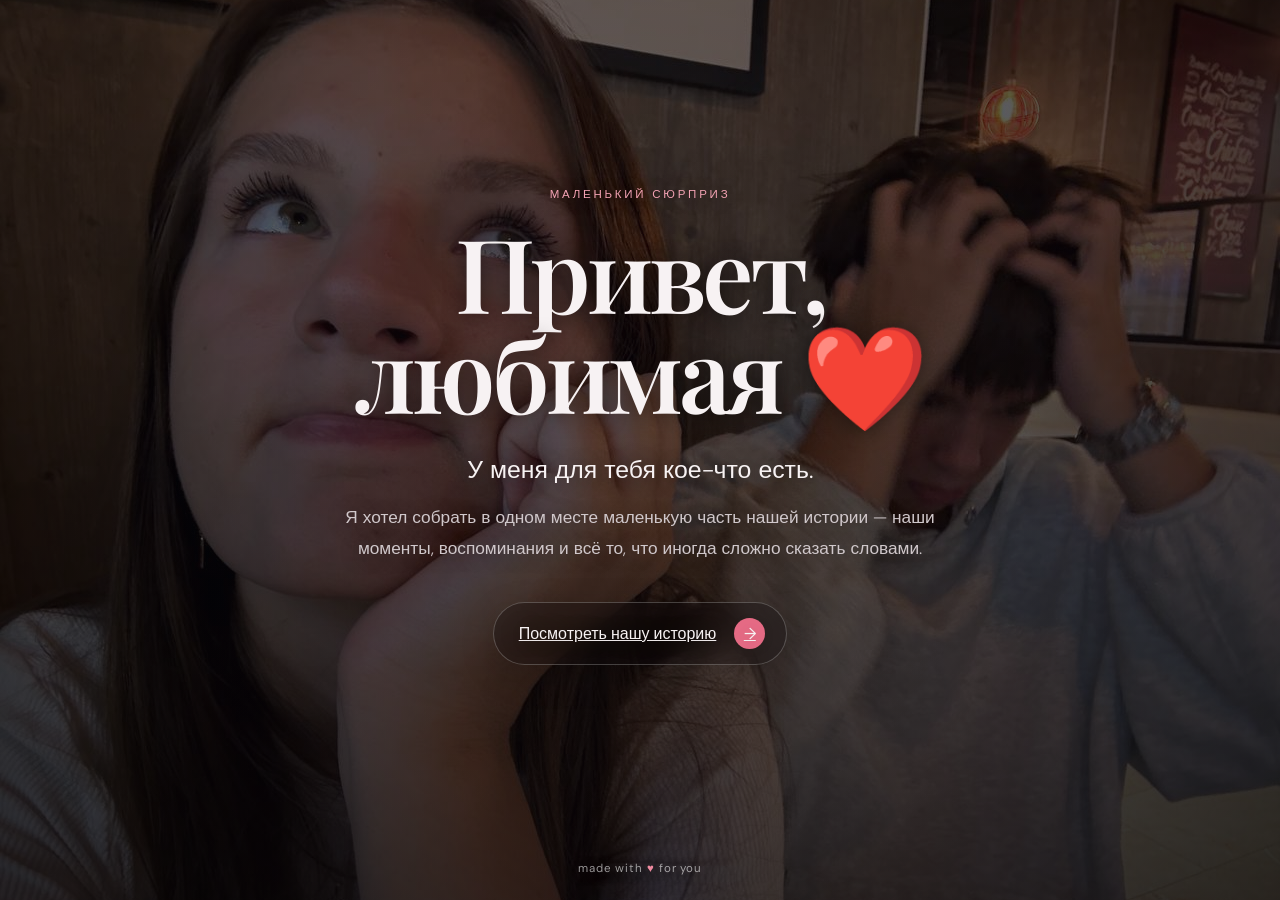
<file: index.html>
<!DOCTYPE html>
<html lang="ru">
<head>
  <meta charset="UTF-8" />
  <meta name="viewport" content="width=device-width, initial-scale=1.0" />
  <meta name="theme-color" content="#0a0a0f" />
  <title>Для тебя ❤️</title>
  <link rel="stylesheet" href="styles.css" />
</head>
<body>
  <!-- Vercel redeploy: publish love qualities list -->
  <main class="hero">
    <div class="glow glow-one"></div>
    <div class="glow glow-two"></div>

    <section class="intro-card" aria-labelledby="intro-title">
      <p class="eyebrow reveal reveal-1">маленький сюрприз</p>
      <h1 id="intro-title" class="reveal reveal-2">Привет, любимая <span aria-hidden="true">❤️</span></h1>
      <p class="lead reveal reveal-3">У меня для тебя кое-что есть.</p>
      <p class="text reveal reveal-4">
        Я хотел собрать в одном месте маленькую часть нашей истории —
        наши моменты, воспоминания и всё то, что иногда сложно сказать словами.
      </p>

      <a class="open-button reveal reveal-5" id="openStory" href="history.html">
        <span>Посмотреть нашу историю</span>
        <span class="arrow" aria-hidden="true">→</span>
      </a>
    </section>

    <p class="signature reveal reveal-6">made with <span aria-hidden="true">♥</span> for you</p>
  </main>

  <aside class="message-notification" id="newMessageNotification" hidden>
    <button class="message-notification-button" id="openMessage" type="button">
      <span class="message-notification-icon" aria-hidden="true">✉</span>
      <span>У вас новое сообщение</span>
    </button>
  </aside>

  <section class="message-modal" id="messageModal" role="dialog" aria-modal="true" aria-labelledby="messageTitle" hidden>
    <button class="message-backdrop" type="button" aria-label="Закрыть сообщение"></button>
    <article class="message-letter">
      <button class="message-close" id="closeMessage" type="button" aria-label="Закрыть сообщение">×</button>
      <p class="message-label">новое сообщение</p>
      <h2 id="messageTitle">Для тебя</h2>
      <div class="message-text">
        <p>Привет, ксюня. Я давно хотел сделать это обновление сайта, но никак не мог сесть за это сообщение. Эти два месяца стали худшими в моей жизни, я никогда не переживал подобное, но я пишу не жаловаться.</p>
        <p>Я говорил это уже много раз и скажу еще раз. Ты самое лучшее, что со мной случалось в этой жизни, ты сделала меня таким какой я есть. В начале наших отношений я мог не выражать все чувства, которые к тебе испытываю, но сейчас все по-другому, только благодаря тебе.</p>
        <p>Я каждый день ложусь спать с надеждой, что моя жизнь повернется обратно и мы вновь будем вместе. Вчера это надежда пропала. Я знаю, что никогда не смогу тебя отпустить и я этому рад.</p>
        <p>Прости меня за всю боль, которую я тебе причинил, мне очень стыдно, что я мог тебя когда-то обидеть. Я хочу перестать тебе звонить, солнышко. Ты станешь самой счастливой девочкой на свете и найдешь себе подходящего человека. Помни, что я всегда где-то рядом и ты можешь позвонить.</p>
        <p>Безумно сложно осознавать, что ты не со мной, хотя прошло уже 2 месяца, как будто все произошло вчера.</p>
        <p>Я люблю тебя, котенок мой) и очень по тебе скучаю. Ты навсегда останешься моей самой сильной любовью и самой родной девочкой.</p>
        <blockquote class="message-quote">
          <p>«Ты самая пиздатая из всех самых пиздатых»</p>
          <footer>— MORGENSHTERN</footer>
        </blockquote>
        <p class="message-signature">Твой любимый Антоша.</p>
      </div>
    </article>
  </section>

  <script src="script.js"></script>
</body>
</html>
</file>
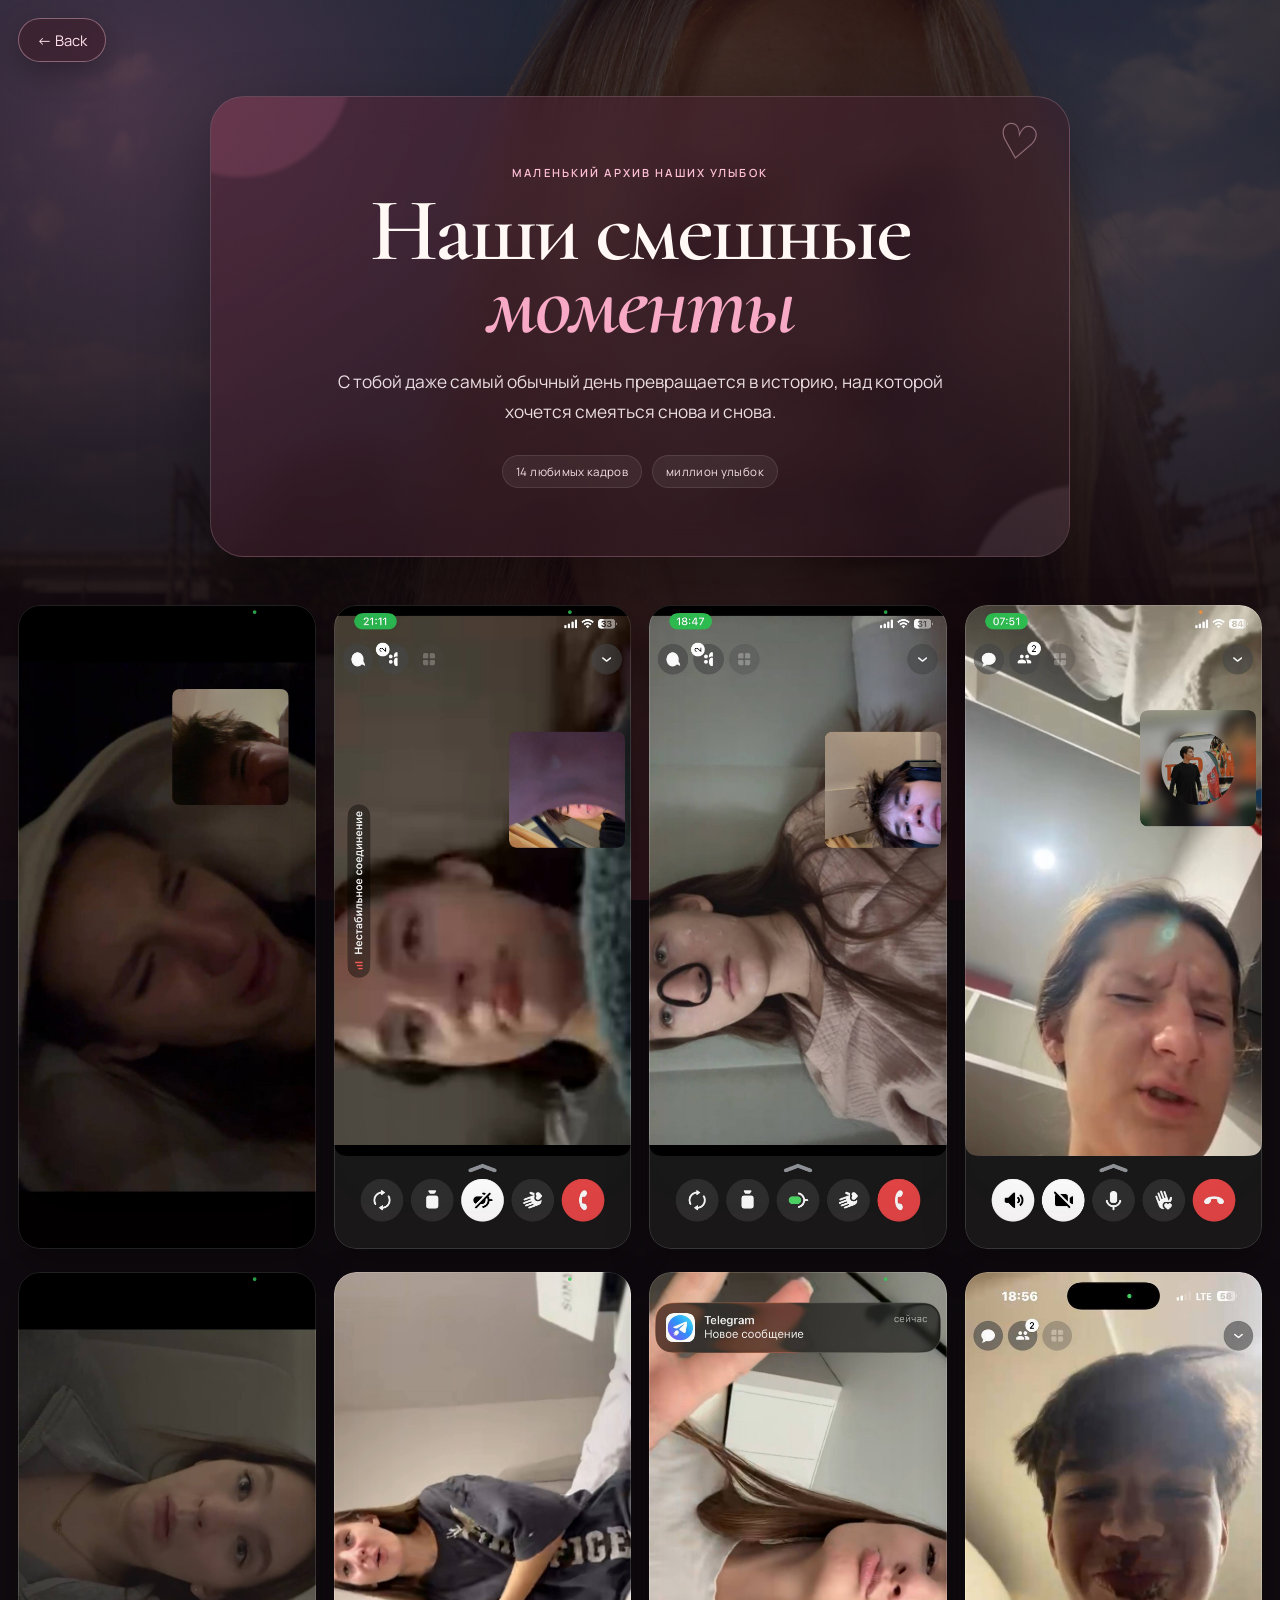
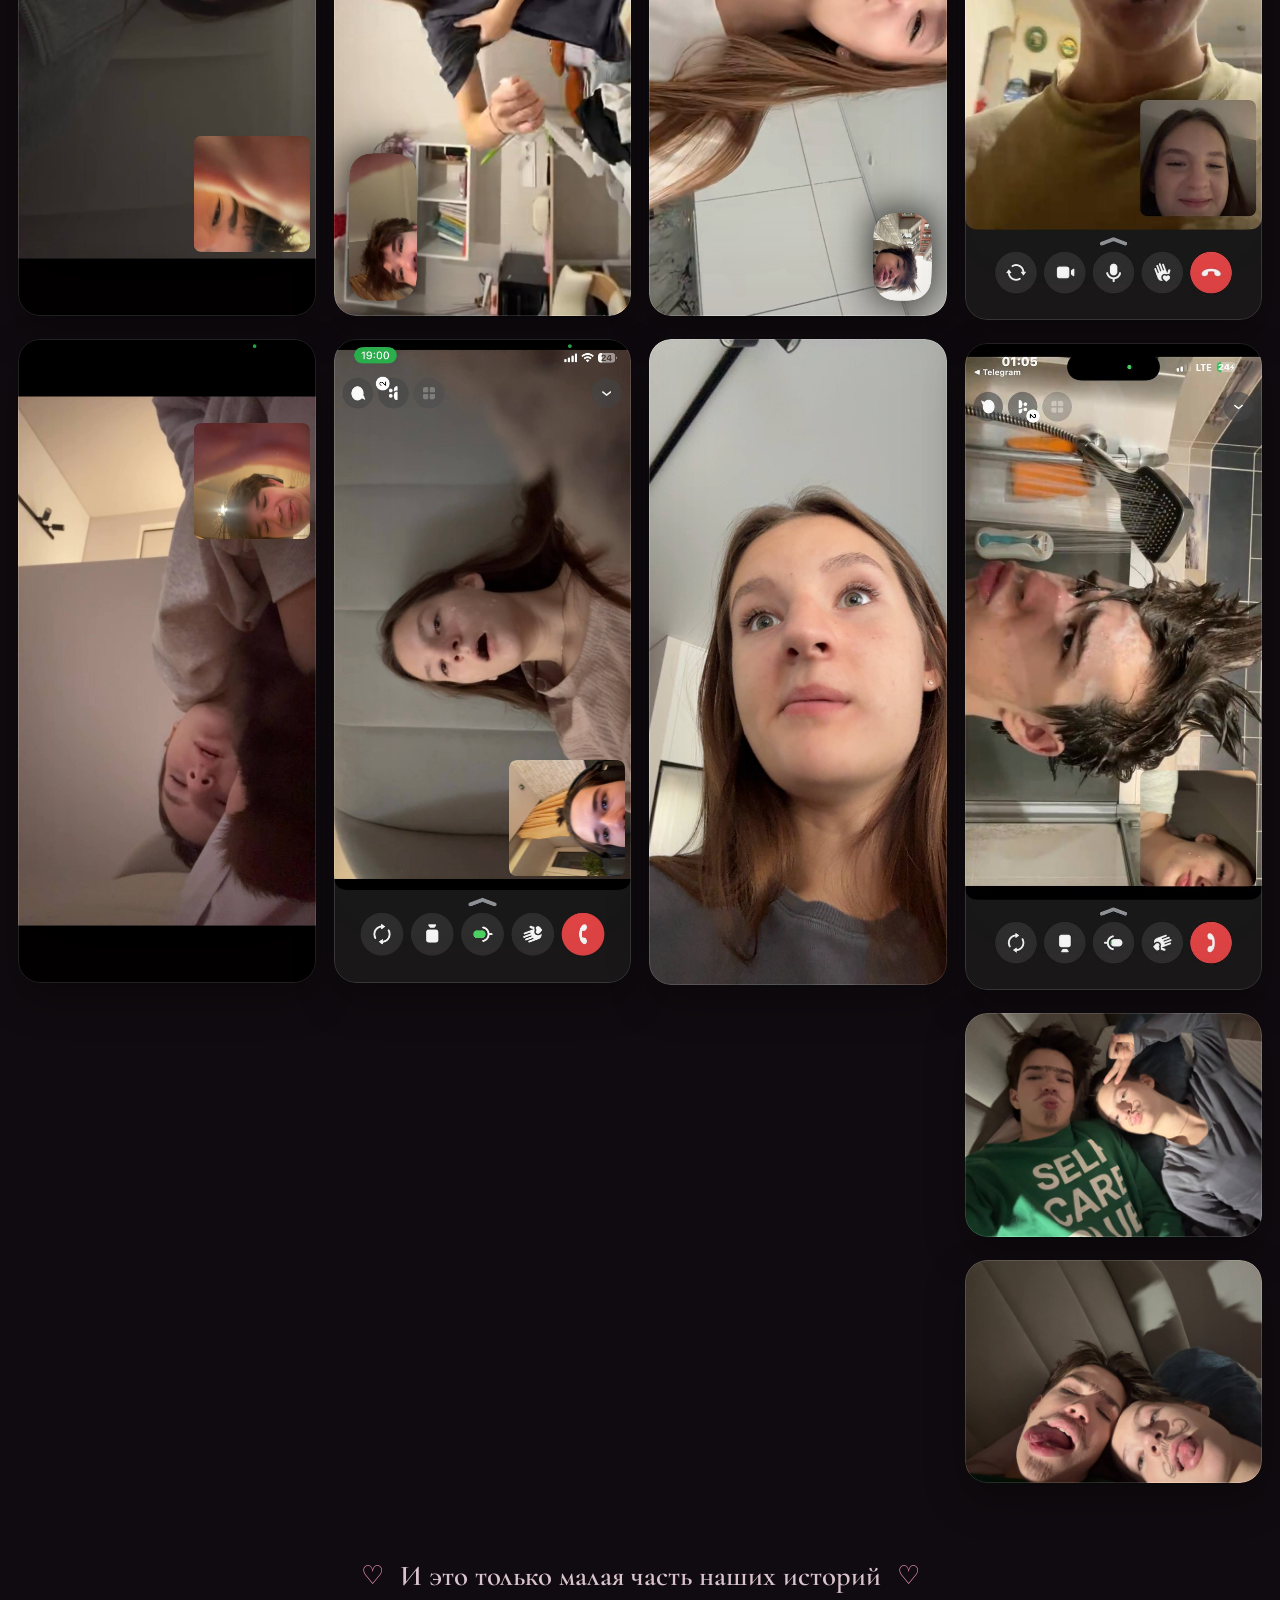
<file: funny.html>
<!DOCTYPE html>
<html lang="ru">
<head>
  <meta charset="UTF-8" />
  <meta name="viewport" content="width=device-width, initial-scale=1.0" />
  <title>Наши смешные моменты 😂</title>
  <link rel="stylesheet" href="funny.css" />
</head>
<body>
  <!-- Vercel redeploy: clean funny gallery -->
  <a class="back-button" href="history.html" aria-label="Вернуться к нашей истории">← Back</a>

  <main class="funny-page">
    <header class="hero">
      <span class="hero-heart" aria-hidden="true">♡</span>
      <p class="eyebrow">маленький архив наших улыбок</p>
      <h1>Наши смешные<br /><em>моменты</em></h1>
      <p class="hero-text">С тобой даже самый обычный день превращается в историю, над которой хочется смеяться снова и снова.</p>
      <div class="hero-tags" aria-label="О нашей галерее">
        <span>14 любимых кадров</span>
        <span>миллион улыбок</span>
      </div>
    </header>

    <section class="moments-grid" aria-label="Фотографии наших смешных моментов">
      <figure class="photo-card"><img src="S1.jpg" alt="Наш смешной момент 1" loading="lazy" /></figure>
      <figure class="photo-card"><img src="S2.jpg" alt="Наш смешной момент 2" loading="lazy" /></figure>

      <figure class="photo-card"><img src="S3.jpg" alt="Наш смешной момент 3" loading="lazy" /></figure>
      <figure class="photo-card"><img src="S4.jpg" alt="Наш смешной момент 4" loading="lazy" /></figure>

      <figure class="photo-card"><img src="S5.jpg" alt="Наш смешной момент 5" loading="lazy" /></figure>
      <figure class="photo-card"><img src="S6.jpg" alt="Наш смешной момент 6" loading="lazy" /></figure>

      <figure class="photo-card"><img src="S7.jpg" alt="Наш смешной момент 7" loading="lazy" /></figure>
      <figure class="photo-card"><img src="S8.jpg" alt="Наш смешной момент 8" loading="lazy" /></figure>

      <figure class="photo-card"><img src="S9.jpg" alt="Наш смешной момент 9" loading="lazy" /></figure>
      <figure class="photo-card"><img src="S10.jpg" alt="Наш смешной момент 10" loading="lazy" /></figure>

      <figure class="photo-card"><img src="S11.jpg" alt="Наш смешной момент 11" loading="lazy" /></figure>
      <figure class="photo-card"><img src="S12.jpg" alt="Наш смешной момент 12" loading="lazy" /></figure>

      <figure class="photo-card"><img src="S13.jpg" alt="Наш смешной момент 13" loading="lazy" /></figure>
      <figure class="photo-card"><img src="S14.jpg" alt="Наш смешной момент 14" loading="lazy" /></figure>
    </section>

    <footer class="gallery-footer">
      <span aria-hidden="true">♡</span>
      <p>И это только малая часть наших историй</p>
      <span aria-hidden="true">♡</span>
    </footer>
  </main>
</body>
</html>
</file>
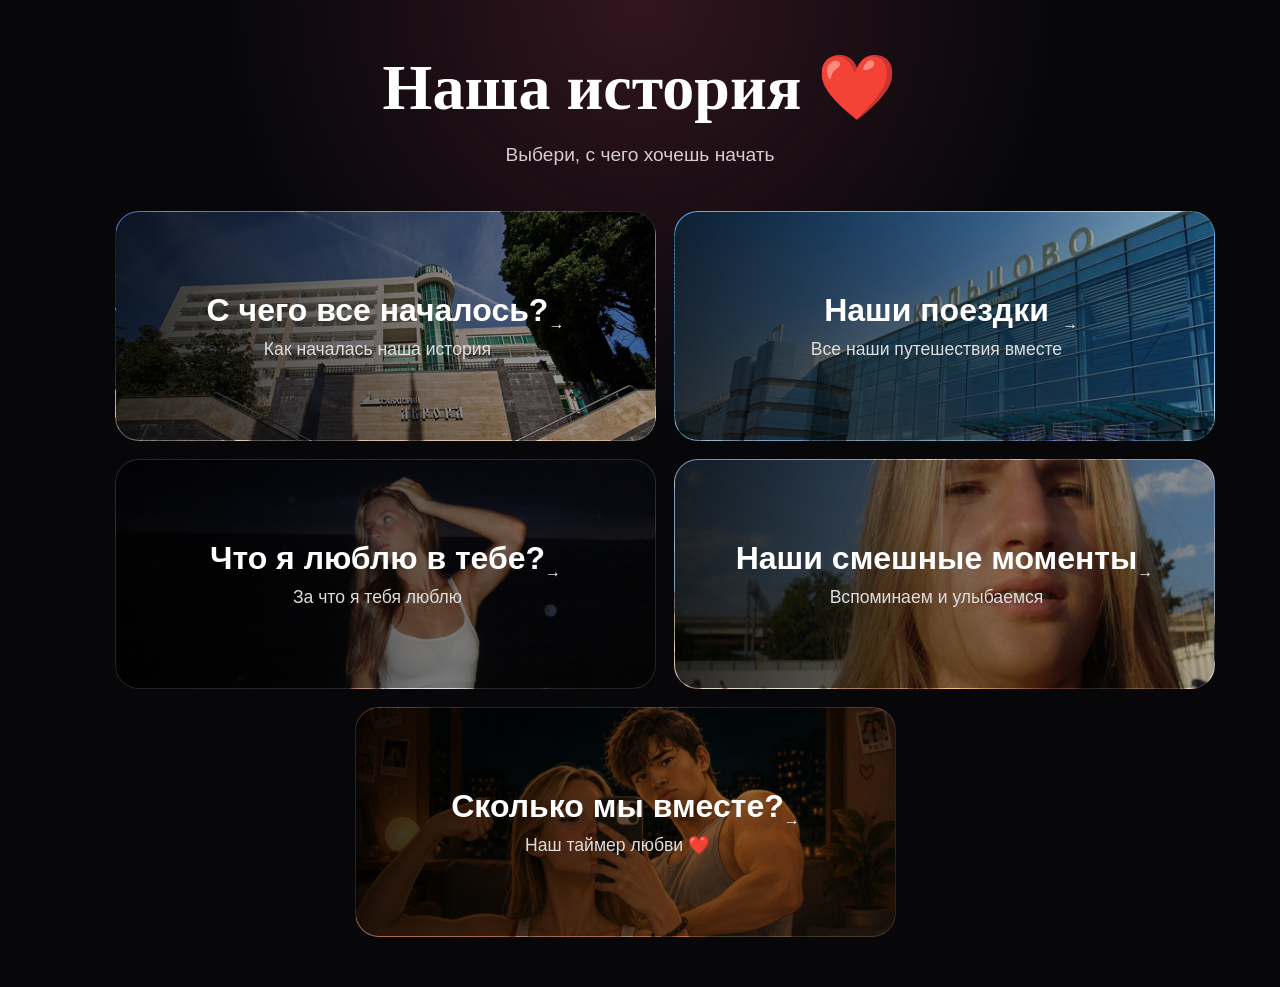
<file: history.html>
<!DOCTYPE html>
<html lang="ru">
<head>
  <meta charset="UTF-8" />
  <meta name="viewport" content="width=device-width, initial-scale=1.0" />
  <title>Наша история ❤️</title>
  <link rel="stylesheet" href="history.css" />
</head>
<body>
  <!-- Vercel redeploy: clean funny gallery -->
  <main class="page">
    <header>
      <h1>Наша история ❤️</h1>
      <p>Выбери, с чего хочешь начать</p>
    </header>

    <section class="cards">
      <a class="story-card start" href="start.html"><div><h2>С чего все началось?</h2><span>Как началась наша история</span></div><b>→</b></a>
      <a class="story-card trips" href="trips.html"><div><h2>Наши поездки</h2><span>Все наши путешествия вместе</span></div><b>→</b></a>
      <a class="story-card love" href="love.html"><div><h2>Что я люблю в тебе?</h2><span>За что я тебя люблю</span></div><b>→</b></a>
      <a class="story-card funny" href="funny.html"><div><h2>Наши смешные моменты</h2><span>Вспоминаем и улыбаемся</span></div><b>→</b></a>
      <a class="story-card timer" href="timer.html"><div><h2>Сколько мы вместе?</h2><span>Наш таймер любви ❤️</span></div><b>→</b></a>
    </section>
  </main>
</body>
</html>
</file>
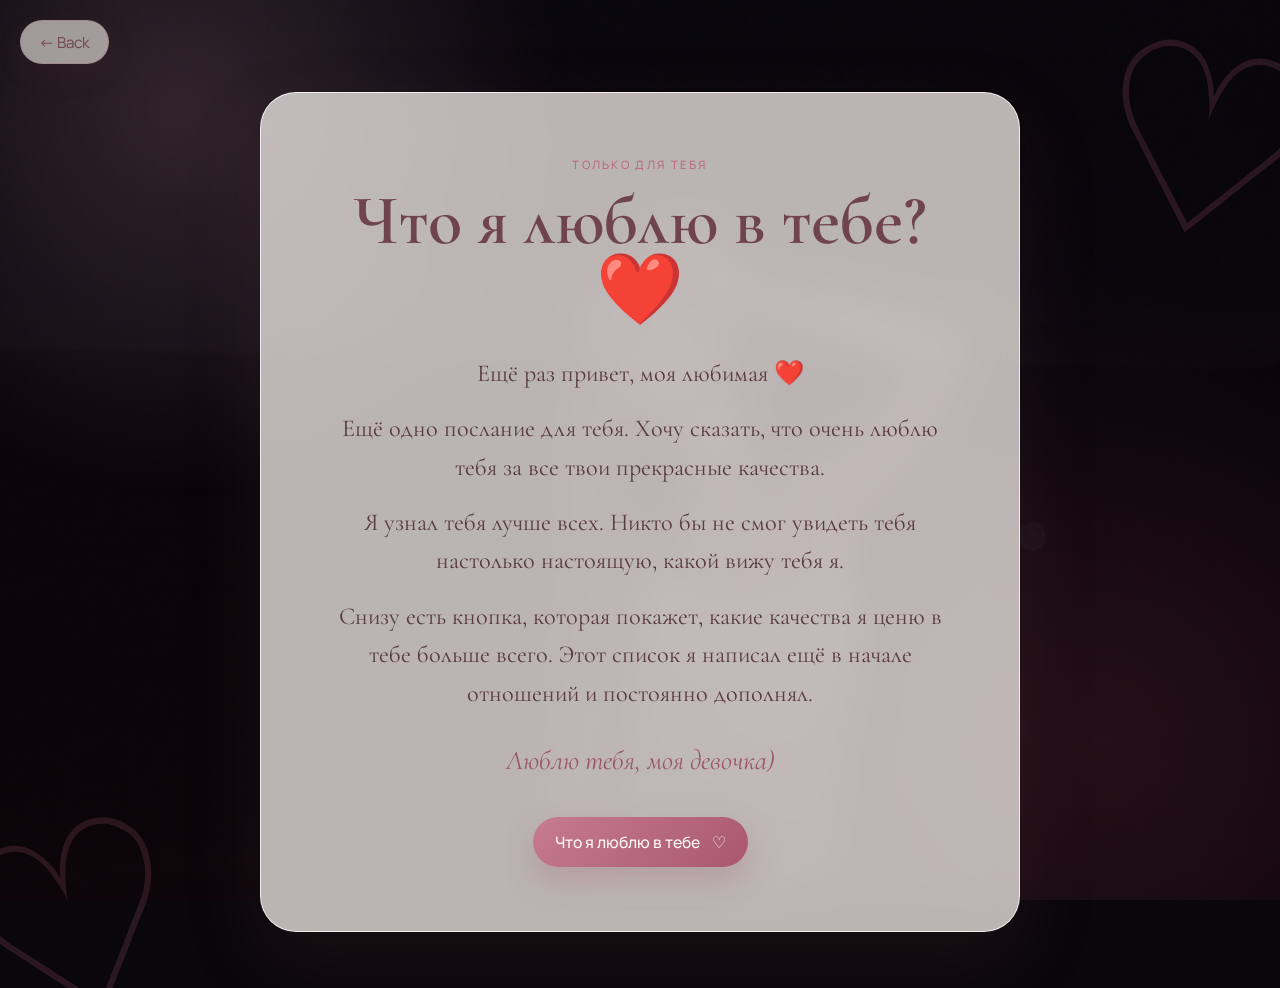
<file: love.html>
<!DOCTYPE html>
<html lang="ru">
<head>
  <meta charset="UTF-8" />
  <meta name="viewport" content="width=device-width, initial-scale=1.0" />
  <meta name="theme-color" content="#f5dfdc" />
  <title>Что я люблю в тебе? ❤️</title>
  <link rel="stylesheet" href="love.css" />
</head>
<body>
  <!-- Vercel redeploy: complete qualities list -->
  <a class="back-button" href="history.html" aria-label="Вернуться к нашей истории">← Back</a>

  <main class="love-page">
    <span class="decoration decoration-one" aria-hidden="true">♡</span>
    <span class="decoration decoration-two" aria-hidden="true">♡</span>

    <article class="message-card">
      <p class="eyebrow">только для тебя</p>
      <h1>Что я люблю в тебе? ❤️</h1>

      <div class="message">
        <p>Ещё раз привет, моя любимая ❤️</p>
        <p>Ещё одно послание для тебя. Хочу сказать, что очень люблю тебя за все твои прекрасные качества.</p>
        <p>Я узнал тебя лучше всех. Никто бы не смог увидеть тебя настолько настоящую, какой вижу тебя я.</p>
        <p>Снизу есть кнопка, которая покажет, какие качества я ценю в тебе больше всего. Этот список я написал ещё в начале отношений и постоянно дополнял.</p>
        <p class="signature">Люблю тебя, моя девочка)</p>
      </div>

      <button class="qualities-button" type="button" aria-expanded="false" aria-controls="qualities">
        <span>Что я люблю в тебе</span>
        <span aria-hidden="true">♡</span>
      </button>

      <section class="qualities" id="qualities" aria-hidden="true">
        <ul>
          <li>Любимая</li>
          <li>Красивая</li>
          <li>Добрая</li>
          <li>Заботливая</li>
          <li>Доброжелательная</li>
          <li>Образованная</li>
          <li>Воспитанная</li>
          <li>Спортивная</li>
          <li>Целеустремлённая</li>
          <li>Ответственная</li>
          <li>Милая</li>
          <li>Разговорчивая</li>
          <li>Чуток абьюзивная</li>
          <li>Желанная</li>
          <li>Скромная</li>
          <li class="favorite">И вообще-то самая-самая любимая моя девочка</li>
          <li>Смешная</li>
          <li>Открытая</li>
          <li>Машина</li>
          <li>Злюка</li>
          <li>Обидчивая</li>
          <li>Тактильная</li>
          <li>С невероятно красивыми глазками</li>
          <li>Родная моя</li>
          <li>Честная (надеюсь)</li>
          <li>Верная</li>
          <li>Собственница</li>
        </ul>
      </section>
    </article>
  </main>

  <script src="love.js"></script>
</body>
</html>
</file>
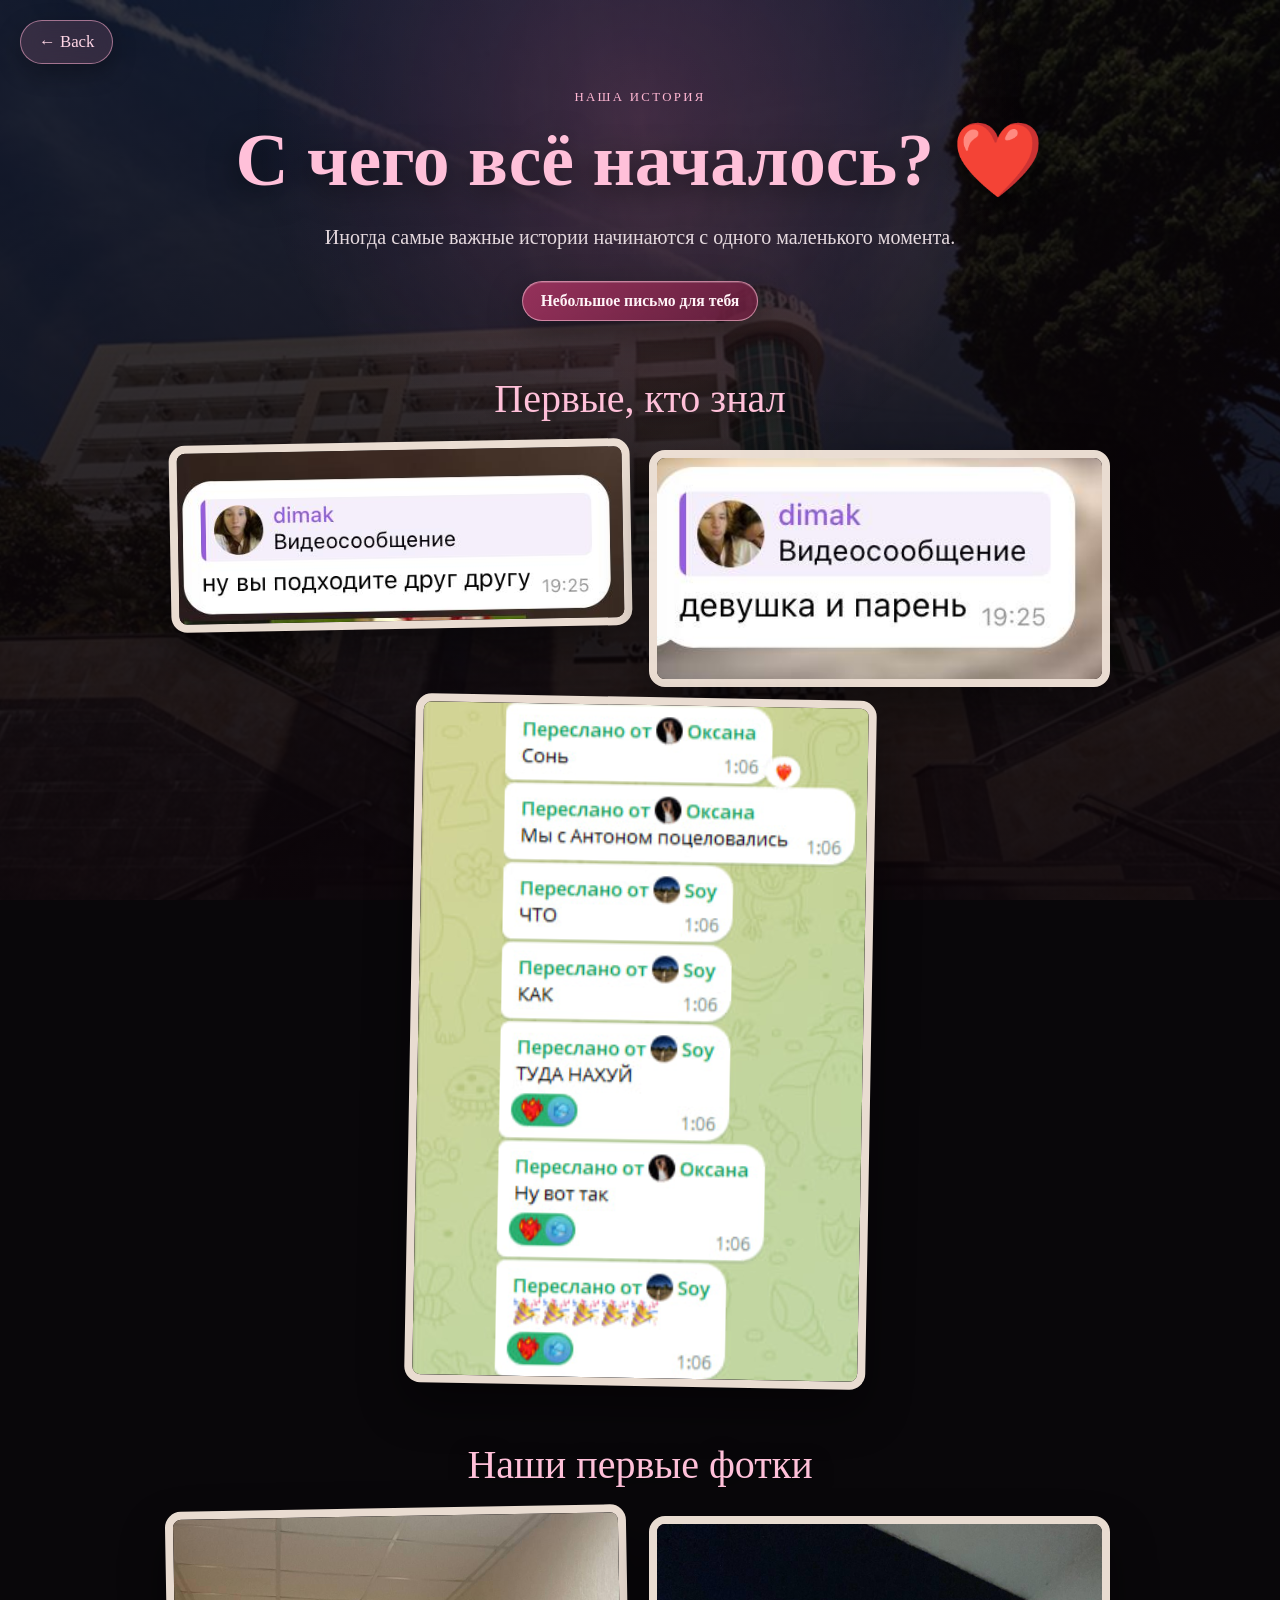
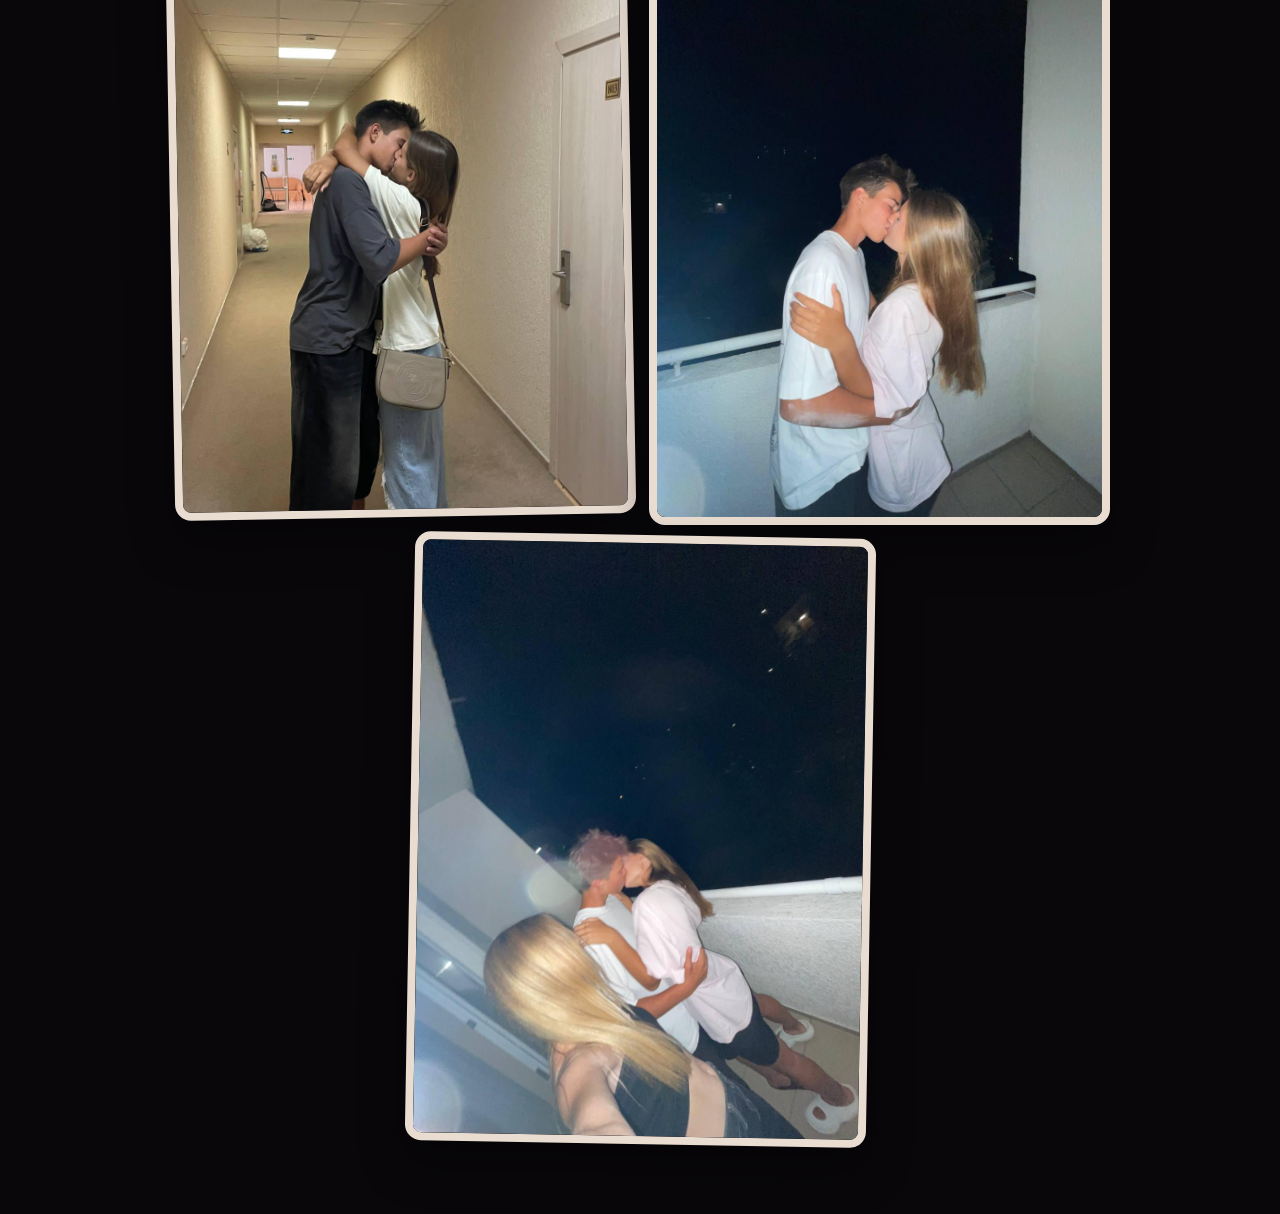
<file: start.html>
<!DOCTYPE html>
<html lang="ru">
<head>
  <meta charset="UTF-8" />
  <meta name="viewport" content="width=device-width, initial-scale=1.0" />
  <title>С чего всё началось? ❤️</title>
  <link rel="stylesheet" href="start.css" />
</head>
<body>
  <!-- Vercel redeploy: our first photos gallery -->
  <a class="back-button" href="history.html" aria-label="Вернуться к нашей истории">← Back</a>

  <main class="start-page">
    <header class="intro">
      <p class="eyebrow">Наша история</p>
      <h1>С чего всё началось? ❤️</h1>
      <p class="subtitle">Иногда самые важные истории начинаются с одного маленького момента.</p>
    </header>

    <button class="letter-button" type="button" aria-expanded="false" aria-controls="letter-book">
      Небольшое письмо для тебя
    </button>

    <section class="book" id="letter-book" aria-hidden="true" aria-label="Небольшое письмо для тебя">
      <div class="book-page book-cover">
        <span class="heart" aria-hidden="true">♡</span>
        <p>Для моего<br />солнышка</p>
        <small>открой эту страницу сердцем</small>
      </div>

      <article class="book-page letter-page">
        <p class="greeting">Привет, солнышко.</p>
        <p>Это небольшое послание для тебя. Мы с тобой вместе уже два года, и я хочу, чтобы ты знала: <strong>«Я тебя люблю».</strong></p>
        <p>Здесь ты найдёшь всё, с чего начинались наши прекрасные отношения. Я рад, что в этом году мы опять были в месте, в котором всё начиналось.</p>
        <p>Люблю тебя, мой пупс ❤️</p>
        <p class="signature">Мечтаю быть с тобой всегда</p>
      </article>
    </section>

    <section class="first-knowers" aria-labelledby="first-knowers-title">
      <h2 id="first-knowers-title">Первые, кто знал</h2>
      <div class="first-knowers-gallery">
        <img src="on_znal1.jpg" alt="Первые, кто знал о нашей истории" loading="lazy" />
        <img src="on_znal2.jpg" alt="Первые, кто знал о нашей истории" loading="lazy" />
        <img src="on_znal3.jpg" alt="Первые, кто знал о нашей истории" loading="lazy" />
      </div>
    </section>

    <section class="first-photos" aria-labelledby="first-photos-title">
      <h2 id="first-photos-title">Наши первые фотки</h2>
      <div class="first-photos-gallery">
        <img src="first_kiss.jpg" alt="Наша первая фотография" loading="lazy" />
        <img src="first_kiss2.jpg" alt="Одна из наших первых фотографий" loading="lazy" />
        <img src="first_kiss3.jpg" alt="Одна из наших первых фотографий" loading="lazy" />
      </div>
    </section>
  </main>

  <script src="start.js"></script>
</body>
</html>
</file>
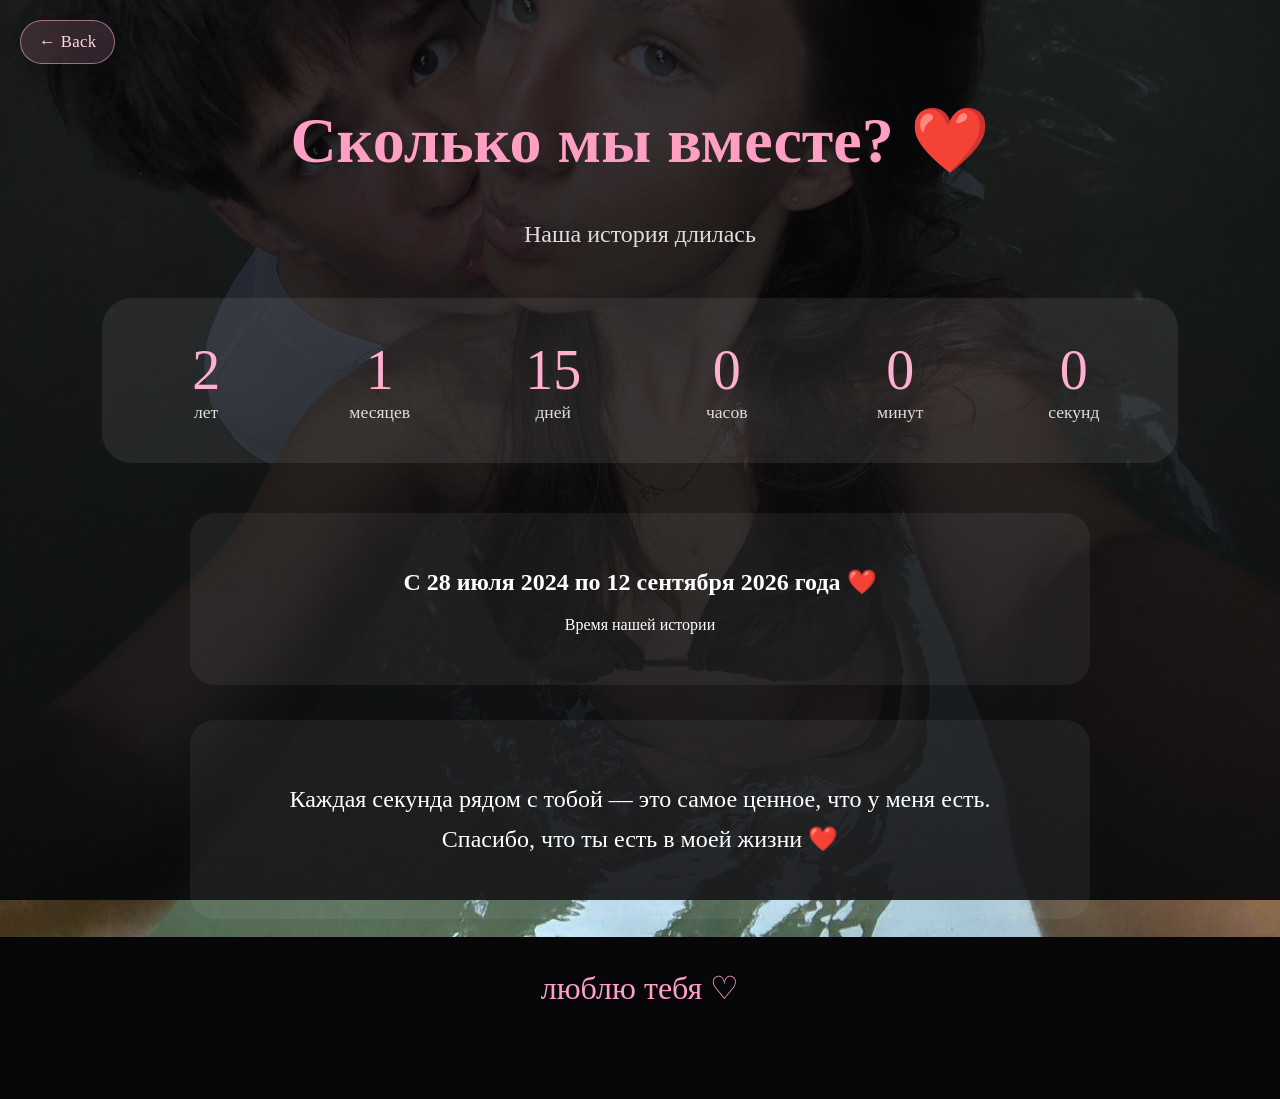
<file: timer.html>
<!DOCTYPE html>
<html lang="ru">
<head>
<meta charset="UTF-8">
<meta name="viewport" content="width=device-width, initial-scale=1.0">
<title>Сколько мы вместе? ❤️</title>
<link rel="stylesheet" href="timer.css">
</head>
<body>
<!-- Vercel redeploy: Back button -->
<a class="back-button" href="history.html" aria-label="Вернуться к нашей истории">← Back</a>
<main class="timer-page">
<h1>Сколько мы вместе? ❤️</h1>
<p class="subtitle">Наша история длилась</p>

<section class="counter" aria-label="Счётчик времени вместе">
<div><span id="years">0</span><small>лет</small></div>
<div><span id="months">0</span><small>месяцев</small></div>
<div><span id="days">0</span><small>дней</small></div>
<div><span id="hours">0</span><small>часов</small></div>
<div><span id="minutes">0</span><small>минут</small></div>
<div><span id="seconds">0</span><small>секунд</small></div>
</section>

<section class="date-card">
<h2>С 28 июля 2024 по 12 сентября 2026 года ❤️</h2>
<p>Время нашей истории</p>
</section>

<section class="quote">
<p>Каждая секунда рядом с тобой — это самое ценное, что у меня есть.<br>Спасибо, что ты есть в моей жизни ❤️</p>
</section>

<p class="love">люблю тебя ♡</p>
</main>
<script src="timer.js"></script>
</body>
</html>
</file>
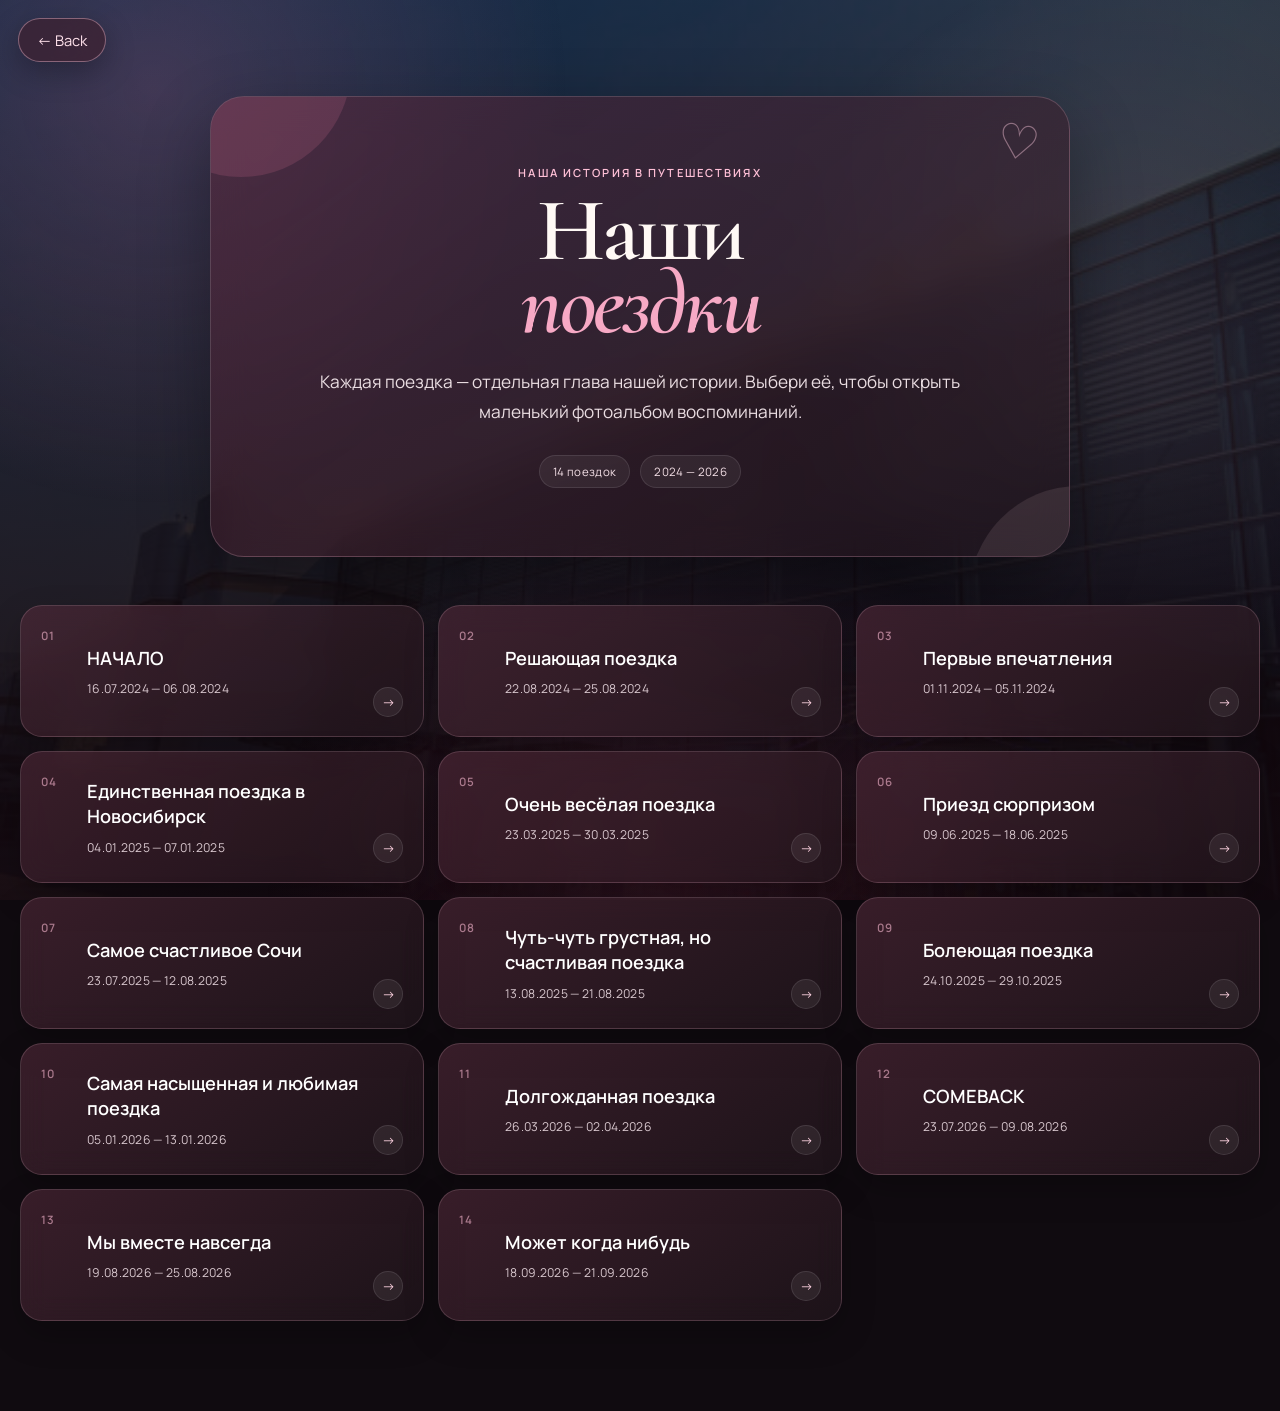
<file: trips.html>
<!DOCTYPE html>
<html lang="ru">
<head>
  <meta charset="UTF-8" />
  <meta name="viewport" content="width=device-width, initial-scale=1.0" />
  <meta name="theme-color" content="#0b080a" />
  <title>Наши поездки ❤️</title>
  <link rel="stylesheet" href="trips.css" />
</head>
<body>
  <a class="back-button" href="history.html" aria-label="Вернуться к нашей истории">← Back</a>

  <main class="trips-page">
    <header class="hero">
      <span class="hero-heart" aria-hidden="true">♡</span>
      <p class="eyebrow">наша история в путешествиях</p>
      <h1>Наши<br /><em>поездки</em></h1>
      <p class="hero-text">Каждая поездка — отдельная глава нашей истории. Выбери её, чтобы открыть маленький фотоальбом воспоминаний.</p>
      <div class="hero-tags" aria-label="О наших поездках">
        <span>14 поездок</span>
        <span>2024 — 2026</span>
      </div>
    </header>

    <section class="trips-grid" aria-label="Список наших поездок">
      <button class="trip-button" type="button" data-title="НАЧАЛО" data-dates="16.07.2024 — 06.08.2024" aria-controls="trip-book" aria-pressed="false">
        <strong>НАЧАЛО</strong><span>16.07.2024 — 06.08.2024</span>
      </button>
      <button class="trip-button" type="button" data-title="Решающая поездка" data-dates="22.08.2024 — 25.08.2024" aria-controls="trip-book" aria-pressed="false">
        <strong>Решающая поездка</strong><span>22.08.2024 — 25.08.2024</span>
      </button>
      <button class="trip-button" type="button" data-title="Первые впечатления" data-dates="01.11.2024 — 05.11.2024" aria-controls="trip-book" aria-pressed="false">
        <strong>Первые впечатления</strong><span>01.11.2024 — 05.11.2024</span>
      </button>
      <button class="trip-button" type="button" data-title="Единственная поездка в Новосибирск" data-dates="04.01.2025 — 07.01.2025" aria-controls="trip-book" aria-pressed="false">
        <strong>Единственная поездка в Новосибирск</strong><span>04.01.2025 — 07.01.2025</span>
      </button>
      <button class="trip-button" type="button" data-title="Очень весёлая поездка" data-dates="23.03.2025 — 30.03.2025" aria-controls="trip-book" aria-pressed="false">
        <strong>Очень весёлая поездка</strong><span>23.03.2025 — 30.03.2025</span>
      </button>
      <button class="trip-button" type="button" data-title="Приезд сюрпризом" data-dates="09.06.2025 — 18.06.2025" aria-controls="trip-book" aria-pressed="false">
        <strong>Приезд сюрпризом</strong><span>09.06.2025 — 18.06.2025</span>
      </button>
      <button class="trip-button" type="button" data-title="Самое счастливое Сочи" data-dates="23.07.2025 — 12.08.2025" aria-controls="trip-book" aria-pressed="false">
        <strong>Самое счастливое Сочи</strong><span>23.07.2025 — 12.08.2025</span>
      </button>
      <button class="trip-button" type="button" data-title="Чуть-чуть грустная, но счастливая поездка" data-dates="13.08.2025 — 21.08.2025" aria-controls="trip-book" aria-pressed="false">
        <strong>Чуть-чуть грустная, но счастливая поездка</strong><span>13.08.2025 — 21.08.2025</span>
      </button>
      <button class="trip-button" type="button" data-title="Болеющая поездка" data-dates="24.10.2025 — 29.10.2025" aria-controls="trip-book" aria-pressed="false">
        <strong>Болеющая поездка</strong><span>24.10.2025 — 29.10.2025</span>
      </button>
      <button class="trip-button" type="button" data-title="Самая насыщенная и любимая поездка" data-dates="05.01.2026 — 13.01.2026" aria-controls="trip-book" aria-pressed="false">
        <strong>Самая насыщенная и любимая поездка</strong><span>05.01.2026 — 13.01.2026</span>
      </button>
      <button class="trip-button" type="button" data-title="Долгожданная поездка" data-dates="26.03.2026 — 02.04.2026" aria-controls="trip-book" aria-pressed="false">
        <strong>Долгожданная поездка</strong><span>26.03.2026 — 02.04.2026</span>
      </button>
      <button class="trip-button" type="button" data-title="COMEBACK" data-dates="23.07.2026 — 09.08.2026" aria-controls="trip-book" aria-pressed="false">
        <strong>COMEBACK</strong><span>23.07.2026 — 09.08.2026</span>
      </button>
      <button class="trip-button" type="button" data-title="Мы вместе навсегда" data-dates="19.08.2026 — 25.08.2026" aria-controls="trip-book" aria-pressed="false">
        <strong>Мы вместе навсегда</strong><span>19.08.2026 — 25.08.2026</span>
      </button>
      <button class="trip-button" type="button" data-title="Может когда нибудь" data-dates="18.09.2026 — 21.09.2026" aria-controls="trip-book" aria-pressed="false">
        <strong>Может когда нибудь</strong><span>18.09.2026 — 21.09.2026</span>
      </button>
    </section>

    <section class="trip-book" id="trip-book" aria-hidden="true" aria-live="polite">
      <div class="book-heading">
        <div>
          <p class="book-label">фотоальбом воспоминаний</p>
          <h2 id="book-title">Наша поездка</h2>
          <p id="book-dates"></p>
        </div>
        <button class="close-book" type="button" aria-label="Закрыть книгу">Закрыть ×</button>
      </div>

      <div class="book-stage">
        <div class="book">
          <div class="book-pages">
            <div class="paper-page paper-page-left">
              <div class="photo-slot"><span>♡</span><small>Фото 1</small></div>
              <div class="photo-slot"><span>♡</span><small>Фото 2</small></div>
            </div>
            <div class="paper-page paper-page-right">
              <div class="photo-slot"><span>♡</span><small>Фото 3</small></div>
              <div class="photo-slot"><span>♡</span><small>Фото 4</small></div>
            </div>
          </div>
          <div class="book-cover" aria-hidden="true">
            <span>♡</span>
            <strong id="cover-title">Наша поездка</strong>
            <small id="cover-dates"></small>
          </div>
        </div>
      </div>
    </section>
  </main>

  <script src="trips.js"></script>
</body>
</html>
</file>
<file: styles.css>
@import url('https://fonts.googleapis.com/css2?family=DM+Sans:wght@300;400;500&family=Playfair+Display:ital,wght@0,600;1,600&display=swap');

:root {
  color-scheme: dark;
  --bg: #08080c;
  --text: #f7f2f3;
  --muted: #d0c8cb;
  --accent: #e76b86;
  --accent-soft: rgba(231, 107, 134, 0.16);
}

* { box-sizing: border-box; }
html, body { margin: 0; min-height: 100%; }
body { font-family: 'DM Sans', sans-serif; background: var(--bg); color: var(--text); overflow: hidden; }

.hero {
  position: relative;
  min-height: 100svh;
  display: grid;
  place-items: center;
  padding: 32px 22px 80px;
  isolation: isolate;
  background-image:
    linear-gradient(rgba(5, 5, 10, 0.56), rgba(5, 5, 10, 0.7)),
    url('./фон1.jpg');
  background-size: cover;
  background-position: center;
  background-repeat: no-repeat;
}

.hero::after {
  content: '';
  position: absolute;
  inset: 0;
  z-index: -1;
  background: radial-gradient(circle at 50% 42%, rgba(0,0,0,.02) 0%, rgba(0,0,0,.18) 55%, rgba(0,0,0,.48) 100%);
  pointer-events: none;
}

.intro-card { width: min(720px, 100%); text-align: center; text-shadow: 0 2px 22px rgba(0,0,0,.48); }
.eyebrow { margin: 0 0 20px; font-size: .72rem; font-weight: 500; letter-spacing: .24em; text-transform: uppercase; color: #f3a2b3; }
h1 { margin: 0; font-family: 'Playfair Display', serif; font-size: clamp(3rem, 8vw, 6.5rem); font-weight: 600; line-height: .98; letter-spacing: -.04em; }
.lead { margin: 30px 0 0; font-size: clamp(1.2rem, 2.5vw, 1.55rem); font-weight: 300; }
.text { max-width: 590px; margin: 16px auto 0; color: var(--muted); font-size: clamp(.96rem, 2vw, 1.08rem); font-weight: 300; line-height: 1.8; }

.open-button {
  margin-top: 38px;
  border: 1px solid rgba(255,255,255,.22);
  border-radius: 999px;
  padding: 15px 21px 15px 25px;
  display: inline-flex;
  align-items: center;
  gap: 18px;
  color: var(--text);
  background: rgba(10,8,12,.3);
  backdrop-filter: blur(14px);
  -webkit-backdrop-filter: blur(14px);
  font: inherit;
  cursor: pointer;
  box-shadow: 0 10px 35px rgba(0,0,0,.18);
  transition: transform .3s ease, border-color .3s ease, background .3s ease, box-shadow .3s ease;
}
.open-button:hover { transform: translateY(-2px); border-color: rgba(231,107,134,.6); background: rgba(92,31,50,.35); box-shadow: 0 14px 50px rgba(0,0,0,.32); }
.arrow { display: grid; place-items: center; width: 31px; height: 31px; border-radius: 50%; background: var(--accent); transition: transform .3s ease; }
.open-button:hover .arrow { transform: translateX(3px); }
.signature { position: absolute; bottom: 24px; margin: 0; color: rgba(255,255,255,.58); font-size: .72rem; letter-spacing: .08em; text-shadow: 0 2px 12px rgba(0,0,0,.6); }
.signature span { color: #f08ca2; }
.glow { display: none; }
.reveal { opacity: 0; transform: translateY(14px); animation: reveal .9s cubic-bezier(.2,.7,.2,1) forwards; }
.reveal-1 { animation-delay: .15s; }
.reveal-2 { animation-delay: .35s; }
.reveal-3 { animation-delay: .7s; }
.reveal-4 { animation-delay: .9s; }
.reveal-5 { animation-delay: 1.15s; }
.reveal-6 { animation-delay: 1.4s; }
@keyframes reveal { to { opacity: 1; transform: translateY(0); } }
body.leaving .intro-card, body.leaving .signature { opacity: 0; transform: scale(.985); transition: opacity .65s ease, transform .65s ease; }
body.leaving .hero { filter: brightness(.45); transition: filter .8s ease; }

.message-notification {
  position: fixed;
  top: max(18px, env(safe-area-inset-top));
  left: 50%;
  z-index: 30;
  width: min(94vw, 620px);
  transform: translate(-50%, -18px);
  opacity: 0;
  animation: notification-in .65s cubic-bezier(.2,.8,.2,1) forwards;
}

.message-notification-button {
  display: flex;
  align-items: center;
  justify-content: center;
  gap: 12px;
  width: 100%;
  min-height: 118px;
  padding: 24px 36px;
  color: #fff7fa;
  background: rgba(70, 24, 40, .84);
  border: 1px solid rgba(255, 183, 206, .58);
  border-radius: 999px;
  box-shadow: 0 16px 48px rgba(0,0,0,.42), 0 0 0 5px rgba(231,107,134,.08);
  backdrop-filter: blur(18px);
  -webkit-backdrop-filter: blur(18px);
  font: 500 clamp(1.1rem, 3vw, 1.42rem) 'DM Sans', sans-serif;
  cursor: pointer;
  transition: transform .25s ease, background .25s ease;
  animation: message-pulse 1.65s ease-in-out infinite;
}

.message-notification-button:hover { animation-play-state: paused; transform: scale(1.035); background: rgba(102, 34, 57, .92); }
.message-notification-icon { display: grid; place-items: center; flex: 0 0 auto; width: 54px; height: 54px; border-radius: 50%; background: var(--accent); font-size: 1.35rem; }

.message-modal {
  position: fixed;
  inset: 0;
  z-index: 50;
  display: grid;
  place-items: center;
  padding: max(18px, env(safe-area-inset-top)) 18px max(18px, env(safe-area-inset-bottom));
}

.message-backdrop { position: absolute; inset: 0; width: 100%; height: 100%; padding: 0; border: 0; background: rgba(4,3,7,.76); backdrop-filter: blur(8px); -webkit-backdrop-filter: blur(8px); cursor: pointer; }
.message-letter {
  position: relative;
  z-index: 1;
  width: min(760px, 100%);
  max-height: min(88svh, 860px);
  overflow-y: auto;
  padding: clamp(30px, 6vw, 64px);
  color: #593b44;
  background:
    repeating-linear-gradient(0deg, rgba(133,83,96,.03) 0, rgba(133,83,96,.03) 1px, transparent 1px, transparent 6px),
    #fff8f2;
  border: 1px solid rgba(255,216,226,.7);
  border-radius: 26px;
  box-shadow: 0 30px 90px rgba(0,0,0,.55);
  animation: letter-in .55s cubic-bezier(.2,.8,.2,1) both;
  scrollbar-color: rgba(176,104,125,.55) transparent;
}

.message-close { position: absolute; top: 15px; right: 17px; display: grid; place-items: center; width: 40px; height: 40px; padding: 0; color: #8d5d6b; background: rgba(169,104,124,.09); border: 1px solid rgba(152,88,107,.16); border-radius: 50%; font: 300 1.8rem/1 'DM Sans', sans-serif; cursor: pointer; }
.message-label { margin: 0 0 10px; color: #bd7088; font-size: .7rem; font-weight: 500; letter-spacing: .2em; text-transform: uppercase; }
.message-letter h2 { margin: 0 0 28px; color: #744653; font: 600 clamp(2.4rem, 6vw, 4.2rem)/1 'Playfair Display', serif; }
.message-text { font-family: 'Playfair Display', serif; font-size: clamp(1.05rem, 2.2vw, 1.24rem); line-height: 1.78; }
.message-text p { margin: 0 0 1.2em; }
.message-signature { margin-top: 2em!important; margin-bottom: 0!important; color: #a4546d; font-style: italic; font-weight: 600; text-align: right; }
.message-quote { position: relative; margin: 2.4em 0 0; padding: 22px 24px 20px 28px; color: #704450; background: linear-gradient(135deg,rgba(208,128,151,.13),rgba(255,255,255,.24)); border: 1px solid rgba(174,101,123,.18); border-left: 4px solid #cf7893; border-radius: 4px 18px 18px 4px; }
.message-quote::before { content: "“"; position: absolute; top: -13px; left: 15px; color: rgba(192,98,128,.22); font: 5rem/1 'Playfair Display',serif; }
.message-quote p { position: relative; margin: 0!important; font-size: 1.08em; font-style: italic; line-height: 1.6; }
.message-quote footer { margin-top: 12px; color: #b2617a; font: 600 .68rem 'DM Sans',sans-serif; letter-spacing: .16em; text-align: right; }

[hidden] { display: none!important; }
body.message-open { overflow: hidden; }

@keyframes notification-in { to { opacity: 1; transform: translate(-50%, 0); } }
@keyframes message-pulse {
  0%, 100% { transform: scale(1); box-shadow: 0 16px 48px rgba(0,0,0,.42), 0 0 0 5px rgba(231,107,134,.08); }
  50% { transform: scale(1.045); box-shadow: 0 22px 64px rgba(0,0,0,.48), 0 0 0 16px rgba(231,107,134,.16); }
}
@keyframes letter-in { from { opacity: 0; transform: translateY(22px) scale(.975); } to { opacity: 1; transform: none; } }

@media (max-width: 600px) { .hero { padding-inline: 20px; background-position: center; } .text { line-height: 1.65; } .open-button { margin-top: 30px; } .message-notification-button { min-height: 96px; padding: 18px 22px; } .message-notification-icon { width: 46px; height: 46px; } }
@media (prefers-reduced-motion: reduce) { *, *::before, *::after { animation-duration: .01ms !important; transition-duration: .01ms !important; } }
</file>
<file: funny.css>
@import url('https://fonts.googleapis.com/css2?family=Cormorant+Garamond:ital,wght@0,600;1,600&family=Manrope:wght@400;500;600&display=swap');

*{box-sizing:border-box}

:root{color-scheme:dark;--rose:#f7a9c5;--cream:#fff8f4}

html{scroll-behavior:smooth}

body{
  margin:0;
  min-width:320px;
  min-height:100vh;
  color:#fff;
  font-family:'Manrope',sans-serif;
  background:#100b10;
}

body::before{
  content:"";
  position:fixed;
  inset:0;
  z-index:-2;
  background:
    linear-gradient(180deg,rgba(16,9,14,.76),rgba(20,9,15,.96)),
    url('./funny.jpg') center/cover no-repeat;
}

body::after{
  content:"";
  position:fixed;
  inset:0;
  z-index:-1;
  pointer-events:none;
  background:
    radial-gradient(circle at 10% 12%,rgba(242,126,169,.19),transparent 30%),
    radial-gradient(circle at 88% 30%,rgba(255,210,225,.1),transparent 28%),
    radial-gradient(circle at 52% 100%,rgba(175,65,105,.14),transparent 36%);
}

.back-button{
  position:fixed;
  top:calc(18px + env(safe-area-inset-top));
  left:calc(18px + env(safe-area-inset-left));
  z-index:20;
  display:inline-flex;
  align-items:center;
  min-height:44px;
  padding:10px 18px;
  color:#ffe2ec;
  background:rgba(62,29,43,.62);
  border:1px solid rgba(255,195,216,.4);
  border-radius:999px;
  box-shadow:0 10px 30px rgba(0,0,0,.28);
  text-decoration:none;
  font-size:.92rem;
  backdrop-filter:blur(16px);
  -webkit-backdrop-filter:blur(16px);
  transition:transform .25s ease,background .25s ease,border-color .25s ease;
}

.back-button:hover{transform:translateY(-2px);background:rgba(101,43,65,.72);border-color:rgba(255,195,216,.7)}
.back-button:focus-visible{outline:2px solid #ffc1d8;outline-offset:4px}

.funny-page{width:min(1280px,calc(100% - 36px));margin:auto;padding:96px 0 84px}

.hero{
  position:relative;
  width:min(860px,100%);
  margin:0 auto 48px;
  padding:clamp(34px,6vw,68px) clamp(24px,7vw,78px);
  overflow:hidden;
  text-align:center;
  background:linear-gradient(145deg,rgba(89,39,59,.58),rgba(36,22,30,.5));
  border:1px solid rgba(255,205,222,.2);
  border-radius:34px;
  box-shadow:0 26px 70px rgba(0,0,0,.32);
  backdrop-filter:blur(18px);
  -webkit-backdrop-filter:blur(18px);
  animation:appear .8s ease both;
}

.hero::before,.hero::after{
  content:"";
  position:absolute;
  width:220px;
  height:220px;
  border-radius:50%;
  filter:blur(2px);
  pointer-events:none;
}

.hero::before{top:-140px;left:-80px;background:rgba(244,129,170,.15)}
.hero::after{right:-120px;bottom:-150px;background:rgba(255,214,227,.1)}
.hero-heart{position:absolute;top:22px;right:30px;color:rgba(255,203,222,.44);font:3rem/1 Georgia,serif;transform:rotate(10deg)}
.eyebrow{margin:0 0 14px;color:#ffc0d7;font-size:.7rem;font-weight:600;letter-spacing:.19em;text-transform:uppercase}
h1{margin:0;color:var(--cream);font:600 clamp(3rem,7vw,5.8rem)/.82 'Cormorant Garamond',serif;letter-spacing:-.035em}
h1 em{color:var(--rose);font-weight:600}
.hero-text{max-width:630px;margin:26px auto 0;color:#eadde2;font-size:clamp(.96rem,2vw,1.08rem);line-height:1.75}
.hero-tags{display:flex;flex-wrap:wrap;justify-content:center;gap:10px;margin-top:28px}
.hero-tags span{padding:8px 13px;color:#f3dfe6;background:rgba(255,255,255,.06);border:1px solid rgba(255,255,255,.1);border-radius:999px;font-size:.72rem;letter-spacing:.03em}

.moments-grid{columns:4 240px;column-gap:18px}

.photo-card{
  position:relative;
  display:inline-block;
  width:100%;
  margin:0 0 18px;
  overflow:hidden;
  break-inside:avoid;
  border-radius:22px;
  box-shadow:0 16px 38px rgba(0,0,0,.34);
  background:transparent;
  animation:appear .75s ease both;
  transition:transform .35s cubic-bezier(.2,.75,.2,1),box-shadow .35s ease;
}

.photo-card::after{
  content:"";
  position:absolute;
  inset:0;
  pointer-events:none;
  border:1px solid rgba(255,255,255,.13);
  border-radius:inherit;
  box-shadow:inset 0 -50px 70px rgba(34,9,20,.08);
}

.photo-card img{display:block;width:100%;height:auto;border-radius:inherit;transition:transform .5s cubic-bezier(.2,.75,.2,1),filter .35s ease}
.photo-card:hover{z-index:2;transform:translateY(-7px);box-shadow:0 25px 55px rgba(0,0,0,.48)}
.photo-card:hover img{transform:scale(1.018);filter:saturate(1.04)}
.photo-card:nth-child(2n){animation-delay:.06s}
.photo-card:nth-child(3n){animation-delay:.12s}

.gallery-footer{display:flex;align-items:center;justify-content:center;gap:16px;margin:52px 0 0;color:#d9c3cc;text-align:center}
.gallery-footer p{margin:0;font:600 clamp(1.25rem,3vw,1.8rem) 'Cormorant Garamond',serif}
.gallery-footer span{color:#ec91b2;font:1.6rem Georgia,serif}

@keyframes appear{from{opacity:0;transform:translateY(18px)}to{opacity:1;transform:none}}

@media(max-width:780px){.moments-grid{columns:2 220px}}

@media(max-width:520px){
  .back-button{top:calc(12px + env(safe-area-inset-top));left:calc(12px + env(safe-area-inset-left));min-height:40px;padding:8px 14px}
  .funny-page{width:min(100% - 24px,400px);padding:78px 0 58px}
  .hero{margin-bottom:28px;padding:34px 20px;border-radius:26px}
  .hero-heart{top:17px;right:19px;font-size:2.2rem}
  .hero-text{line-height:1.65}
  .hero-tags{margin-top:22px}
  .moments-grid{columns:1}
  .photo-card{margin-bottom:14px;border-radius:20px}
  .gallery-footer{margin-top:38px;gap:10px}
}

@media(prefers-reduced-motion:reduce){*,*::before,*::after{animation-duration:.01ms!important;transition-duration:.01ms!important}}
</file>
<file: history.css>
*{box-sizing:border-box}
body{margin:0;background:#07070a;color:#fff;font-family:Arial,sans-serif;opacity:0;animation:pageIn .9s ease forwards}
.page{min-height:100vh;padding:50px 7%;background:radial-gradient(circle at top,#32151f,transparent 35%),#07070a}
header{text-align:center;margin-bottom:45px}
h1{font-size:clamp(2.5rem,5vw,4rem);font-family:Georgia,serif;margin:0 0 15px}
header p{color:#d7cdd0;font-size:1.2rem}
.cards{max-width:1100px;margin:auto;display:grid;grid-template-columns:repeat(2,1fr);gap:18px;transform:translateX(25px)}
.story-card{height:230px;border-radius:24px;overflow:hidden;display:flex;align-items:center;justify-content:center;padding:32px;text-decoration:none;color:white;background-size:cover;background-position:center;position:relative;border:1px solid rgba(255,255,255,.12);transition:.35s;text-align:center}
.story-card:hover{transform:translateY(-5px);box-shadow:0 20px 50px rgba(0,0,0,.45)}
.story-card:before{content:'';position:absolute;inset:0;background:linear-gradient(90deg,rgba(0,0,0,.8),rgba(0,0,0,.25))}
.story-card div,.story-card b{position:relative;z-index:1}
.story-card h2{font-size:2rem;margin:0 0 10px}.story-card span{color:#ddd;font-size:1.1rem}
.start{background-image:url('./start.jpg')}
.trips{background-image:url('./trips.jpg')}
.love{background-image:url('./love.jpg')}
.funny{background-image:url('./funny.jpg')}
.timer{height:230px;width:100%;background-image:url('./timer.jpg');background-size:cover;background-repeat:no-repeat;background-position:center;position:relative;left:240px;}
@keyframes pageIn{from{opacity:0;transform:translateY(20px)}to{opacity:1;transform:none}}
@media(max-width:700px){.cards{grid-template-columns:1fr;transform:none}.story-card{height:170px;padding:22px}.timer{left:0}}
</file>
<file: love.css>
@import url('https://fonts.googleapis.com/css2?family=Cormorant+Garamond:wght@500;600&family=Manrope:wght@400;500&display=swap');

*{box-sizing:border-box}

:root{
  color-scheme:dark;
  --background:#f5dfdc;
  --background-light:#fff7f2;
  --ink:#583b43;
  --muted:#80636b;
  --accent:#bd6d82;
}

body{
  margin:0;
  min-width:320px;
  min-height:100vh;
  color:var(--ink);
  font-family:'Manrope',sans-serif;
  background:#09070a;
}

body::before{
  content:"";
  position:fixed;
  inset:0;
  z-index:-2;
  background:
    linear-gradient(rgba(8,5,8,.78),rgba(12,5,9,.94)),
    url('./love.jpg') center/cover no-repeat;
}

body::after{
  content:"";
  position:fixed;
  inset:0;
  z-index:-1;
  background:
    radial-gradient(circle at 14% 12%,rgba(255,180,205,.17),transparent 29%),
    radial-gradient(circle at 86% 82%,rgba(176,73,113,.16),transparent 32%);
  pointer-events:none;
}

.back-button{
  position:fixed;
  top:calc(20px + env(safe-area-inset-top));
  left:calc(20px + env(safe-area-inset-left));
  z-index:10;
  display:inline-flex;
  align-items:center;
  min-height:44px;
  padding:10px 18px;
  color:#704650;
  background:rgba(255,250,247,.58);
  border:1px solid rgba(139,87,101,.25);
  border-radius:999px;
  box-shadow:0 10px 28px rgba(96,55,65,.12);
  text-decoration:none;
  font-size:.95rem;
  backdrop-filter:blur(12px);
  -webkit-backdrop-filter:blur(12px);
  transition:transform .25s ease,background .25s ease;
}

.back-button:hover{transform:translateY(-2px);background:rgba(255,250,247,.86)}
.back-button:focus-visible,.qualities-button:focus-visible{outline:2px solid var(--accent);outline-offset:4px}

.love-page{
  position:relative;
  display:grid;
  place-items:center;
  min-height:100svh;
  padding:92px 22px 56px;
  overflow:hidden;
}

.message-card{
  position:relative;
  z-index:1;
  width:min(760px,100%);
  padding:clamp(34px,6vw,64px);
  text-align:center;
  background:rgba(255,249,245,.72);
  border:1px solid rgba(255,255,255,.75);
  border-radius:36px;
  box-shadow:0 30px 80px rgba(112,67,79,.16);
  backdrop-filter:blur(16px);
  -webkit-backdrop-filter:blur(16px);
  animation:appear .9s ease both;
}

.eyebrow{
  margin:0 0 14px;
  color:var(--accent);
  font-size:.72rem;
  font-weight:500;
  letter-spacing:.2em;
  text-transform:uppercase;
}

h1{
  margin:0 0 28px;
  color:#6f4350;
  font-family:'Cormorant Garamond',serif;
  font-size:clamp(2.35rem,6vw,4.4rem);
  font-weight:600;
  line-height:1;
}

.message{
  max-width:620px;
  margin:0 auto;
  font-family:'Cormorant Garamond',serif;
  font-size:clamp(1.2rem,2.4vw,1.52rem);
  line-height:1.58;
}

.message p{margin:0 0 17px}
.signature{margin-top:26px!important;color:#9c566b;font-size:1.12em;font-style:italic}

.qualities-button{
  display:inline-flex;
  align-items:center;
  justify-content:center;
  gap:12px;
  margin-top:18px;
  padding:14px 22px;
  color:#fffaf8;
  background:linear-gradient(135deg,#c77b8e,#a95770);
  border:0;
  border-radius:999px;
  box-shadow:0 14px 32px rgba(153,76,98,.25);
  font:500 .98rem 'Manrope',sans-serif;
  cursor:pointer;
  transition:transform .25s ease,box-shadow .25s ease;
}

.qualities-button:hover{transform:translateY(-2px);box-shadow:0 18px 38px rgba(153,76,98,.32)}

.qualities{
  max-height:0;
  margin:0;
  opacity:0;
  overflow:hidden;
  color:var(--muted);
  font-family:'Cormorant Garamond',serif;
  font-size:1.22rem;
  transition:max-height .8s ease,margin .35s ease,opacity .35s ease;
}

.qualities.is-open{max-height:2400px;margin-top:28px;opacity:1}

.qualities ul{
  display:grid;
  grid-template-columns:repeat(2,minmax(0,1fr));
  gap:10px;
  margin:0;
  padding:0;
  list-style:none;
  text-align:left;
}

.qualities li{
  position:relative;
  display:flex;
  align-items:center;
  min-height:48px;
  padding:11px 14px 11px 40px;
  color:#684650;
  background:rgba(255,255,255,.4);
  border:1px solid rgba(166,101,119,.14);
  border-radius:14px;
}

.qualities li::before{
  content:"♡";
  position:absolute;
  left:15px;
  color:#bd6d82;
  font-family:Georgia,serif;
  font-size:1.05rem;
}

.qualities .favorite{
  grid-column:1/-1;
  justify-content:center;
  padding:15px 20px;
  color:#934f64;
  background:rgba(214,143,164,.18);
  text-align:center;
  font-size:1.12em;
}

.qualities .favorite::before{position:static;margin-right:10px}

.decoration{
  position:absolute;
  color:rgba(174,91,115,.2);
  font-family:Georgia,serif;
  font-size:clamp(8rem,20vw,17rem);
  line-height:1;
  user-select:none;
}

.decoration-one{top:2%;right:-3%;transform:rotate(12deg)}
.decoration-two{bottom:-7%;left:-3%;transform:rotate(-18deg)}

@keyframes appear{from{opacity:0;transform:translateY(22px) scale(.98)}to{opacity:1;transform:none}}

@media(max-width:600px){
  .back-button{top:calc(12px + env(safe-area-inset-top));left:calc(12px + env(safe-area-inset-left));min-height:40px;padding:8px 14px}
  .love-page{padding:76px 12px 24px}
  .message-card{padding:32px 22px;border-radius:26px}
  h1{margin-bottom:22px}
  .message{line-height:1.5}
  .qualities-button{width:100%;padding-inline:16px}
  .qualities ul{grid-template-columns:1fr;gap:8px}
  .qualities .favorite{grid-column:auto}
}

@media(prefers-reduced-motion:reduce){*,*::before,*::after{animation-duration:.01ms!important;transition-duration:.01ms!important}}
</file>
<file: start.css>
*{box-sizing:border-box}

:root{
  color-scheme:dark;
  --pink:#ff9fc4;
  --paper:#f8eadf;
  --ink:#4e2835;
}

body{
  margin:0;
  min-width:320px;
  min-height:100vh;
  color:#fff;
  font-family:Georgia,serif;
  background:#09070a;
}

body::before{
  content:"";
  position:fixed;
  inset:0;
  z-index:-2;
  background:
    linear-gradient(rgba(8,5,8,.76),rgba(12,5,9,.94)),
    url('./start.jpg') center/cover no-repeat;
}

body::after{
  content:"";
  position:fixed;
  inset:0;
  z-index:-1;
  background:radial-gradient(circle at 50% 12%,rgba(255,112,168,.18),transparent 38%);
  pointer-events:none;
}

.back-button{
  position:fixed;
  top:calc(20px + env(safe-area-inset-top));
  left:calc(20px + env(safe-area-inset-left));
  z-index:10;
  display:inline-flex;
  align-items:center;
  min-height:44px;
  padding:10px 18px;
  color:#ffd6e6;
  background:rgba(255,159,196,.14);
  border:1px solid rgba(255,176,208,.55);
  border-radius:999px;
  box-shadow:0 8px 24px rgba(0,0,0,.28);
  text-decoration:none;
  font-size:1.05rem;
  backdrop-filter:blur(10px);
  -webkit-backdrop-filter:blur(10px);
  transition:transform .25s ease,background .25s ease;
}

.back-button:hover{transform:translateY(-2px);background:rgba(255,159,196,.28)}
.back-button:focus-visible,.letter-button:focus-visible{outline:2px solid #ffb0d0;outline-offset:4px}

.start-page{
  width:min(1100px,calc(100% - 36px));
  min-height:100vh;
  margin:auto;
  padding:90px 0 70px;
  text-align:center;
}

.intro{animation:appear .9s ease both}
.eyebrow{margin:0 0 12px;color:#ffb7d3;letter-spacing:.18em;text-transform:uppercase;font-size:.8rem}
h1{margin:0;color:#ffc0d9;font-size:clamp(2.35rem,6vw,4.6rem);text-shadow:0 8px 30px rgba(0,0,0,.55)}
.subtitle{max-width:650px;margin:18px auto 28px;color:#e5d9de;font-size:clamp(1rem,2.5vw,1.25rem);line-height:1.6}

.letter-button{
  border:1px solid rgba(255,190,214,.6);
  border-radius:999px;
  padding:10px 18px;
  color:#fff3f7;
  background:linear-gradient(135deg,rgba(186,55,105,.75),rgba(110,30,63,.78));
  box-shadow:0 12px 35px rgba(0,0,0,.35),inset 0 1px rgba(255,255,255,.18);
  font:600 .98rem Georgia,serif;
  cursor:pointer;
  transition:transform .25s ease,box-shadow .25s ease;
  animation:appear .9s .15s ease both;
}

.letter-button:hover{transform:translateY(-2px);box-shadow:0 16px 40px rgba(122,20,65,.38)}

.book{
  display:grid;
  grid-template-columns:1fr 1fr;
  width:min(940px,100%);
  max-height:0;
  margin:0 auto;
  opacity:0;
  overflow:hidden;
  pointer-events:none;
  transform:perspective(1200px) rotateX(9deg) scale(.92);
  transform-origin:top center;
  filter:drop-shadow(0 28px 34px rgba(0,0,0,.48));
  transition:max-height .8s ease,margin .55s ease,opacity .55s ease,transform .8s cubic-bezier(.2,.75,.25,1);
}

.book.is-open{
  max-height:850px;
  margin-top:34px;
  opacity:1;
  pointer-events:auto;
  transform:perspective(1200px) rotateX(0) scale(1);
}

.book-page{
  min-height:480px;
  padding:52px clamp(28px,5vw,58px);
  color:var(--ink);
  background:
    repeating-linear-gradient(0deg,rgba(126,71,84,.025) 0,rgba(126,71,84,.025) 1px,transparent 1px,transparent 5px),
    var(--paper);
  border:1px solid rgba(110,59,73,.2);
}

.book-cover{
  display:flex;
  flex-direction:column;
  align-items:center;
  justify-content:center;
  border-radius:18px 2px 2px 18px;
  box-shadow:inset -18px 0 30px rgba(85,43,54,.12);
  background:
    linear-gradient(rgba(255,244,238,.76),rgba(248,225,219,.86)),
    url('./start.jpg') center/cover;
}

.heart{font-size:4.8rem;color:#b43f6d;line-height:1}
.book-cover p{margin:18px 0;font-size:clamp(2rem,4vw,3.2rem);line-height:1.12;color:#7d2d4c}
.book-cover small{color:#916a77;font-style:italic}

.letter-page{
  border-radius:2px 18px 18px 2px;
  box-shadow:inset 18px 0 30px rgba(85,43,54,.12);
  text-align:left;
  font-size:clamp(1rem,2vw,1.18rem);
  line-height:1.75;
}

.letter-page p{margin:0 0 18px}
.letter-page strong{color:#a62f60;font-weight:normal}
.greeting{font-size:1.35em;color:#8e2f55}
.signature{margin-top:30px!important;text-align:right;color:#a13964;font-style:italic}

.first-knowers,.first-photos{
  width:min(940px,100%);
  margin:54px auto 0;
  animation:appear .9s .25s ease both;
}

.first-knowers h2,.first-photos h2{
  margin:0 0 20px;
  color:#ffc0d9;
  font-size:clamp(1.7rem,4vw,2.5rem);
  font-weight:normal;
  text-shadow:0 6px 20px rgba(0,0,0,.55);
}

.first-knowers-gallery,.first-photos-gallery{
  display:grid;
  grid-template-columns:repeat(2,minmax(0,1fr));
  gap:18px;
}

.first-knowers-gallery img,.first-photos-gallery img{
  display:block;
  width:100%;
  height:auto;
  object-fit:contain;
  border:8px solid rgba(248,234,223,.94);
  border-radius:16px;
  box-shadow:0 22px 45px rgba(0,0,0,.42);
}

.first-knowers-gallery img:nth-child(1),.first-photos-gallery img:nth-child(1){transform:rotate(-1deg)}
.first-knowers-gallery img:nth-child(2),.first-photos-gallery img:nth-child(2){transform:translateY(8px)}
.first-knowers-gallery img:nth-child(3),.first-photos-gallery img:nth-child(3){
  grid-column:1/-1;
  justify-self:center;
  width:calc(50% - 9px);
  transform:rotate(1deg);
}

@keyframes appear{from{opacity:0;transform:translateY(20px)}to{opacity:1;transform:none}}

@media(max-width:700px){
  .back-button{
    top:calc(12px + env(safe-area-inset-top));
    left:calc(12px + env(safe-area-inset-left));
    min-height:40px;
    padding:8px 14px;
    font-size:.95rem;
  }
  .start-page{width:min(100% - 24px,560px);padding-top:82px}
  .book{grid-template-columns:1fr;transform:scale(.95)}
  .book.is-open{max-height:1300px;transform:scale(1)}
  .book-page{min-height:auto;padding:36px 26px}
  .book-cover{min-height:240px;border-radius:16px 16px 2px 2px;box-shadow:inset 0 -16px 25px rgba(85,43,54,.12)}
  .letter-page{border-radius:2px 2px 16px 16px;box-shadow:inset 0 16px 25px rgba(85,43,54,.1)}
  .heart{font-size:3.6rem}
  .first-knowers,.first-photos{margin-top:38px}
  .first-knowers-gallery,.first-photos-gallery{gap:10px}
  .first-knowers-gallery img,.first-photos-gallery img{border-width:5px;border-radius:12px}
  .first-knowers-gallery img:nth-child(1),.first-knowers-gallery img:nth-child(2),
  .first-photos-gallery img:nth-child(1),.first-photos-gallery img:nth-child(2){transform:none}
  .first-knowers-gallery img:nth-child(3),.first-photos-gallery img:nth-child(3){width:68%;transform:none}
}

@media(prefers-reduced-motion:reduce){
  *,*::before,*::after{animation-duration:.01ms!important;transition-duration:.01ms!important}
}
</file>
<file: timer.css>
*{box-sizing:border-box}

body{
    margin:0;
    background:#07070a;
    color:#fff;
    font-family:Georgia,serif;
}

.back-button{
    position:fixed;
    top:calc(20px + env(safe-area-inset-top));
    left:calc(20px + env(safe-area-inset-left));
    z-index:10;
    display:inline-flex;
    align-items:center;
    justify-content:center;
    min-height:44px;
    padding:10px 18px;
    color:#ffd6e6;
    background:rgba(255,159,196,.14);
    border:1px solid rgba(255,176,208,.55);
    border-radius:999px;
    box-shadow:0 8px 24px rgba(0,0,0,.28);
    text-decoration:none;
    font-size:1.05rem;
    letter-spacing:.02em;
    backdrop-filter:blur(10px);
    -webkit-backdrop-filter:blur(10px);
    transition:background .25s ease, color .25s ease, transform .25s ease, box-shadow .25s ease;
}

.back-button:hover{
    color:#fff;
    background:rgba(255,159,196,.28);
    box-shadow:0 10px 30px rgba(255,105,160,.18);
    transform:translateY(-2px);
}

.back-button:focus-visible{
    outline:2px solid #ffb0d0;
    outline-offset:4px;
}

.timer-page{
    min-height:100vh;
    padding:60px 8%;
    text-align:center;
    position:relative;
    overflow:hidden;
    background-image:
        linear-gradient(rgba(7,7,10,.78),rgba(7,7,10,.92)),
        url('./timerfon.jpg');
    background-size:cover;
    background-position:center 38%;
    background-repeat:no-repeat;
    background-attachment:fixed;
    animation:pageFade 1.8s ease forwards;
}

h1,.subtitle,.counter,.date-card,.quote,.love{
    opacity:0;
    transform:translateY(35px);
    animation:contentAppear 1.4s ease forwards;
}

h1{animation-delay:.4s;
    font-size:clamp(2.5rem,5vw,4rem);
    color:#ff9fc4;
}

.subtitle{
    animation-delay:.8s;
    font-size:1.5rem;
    color:#ddd;
}

.counter{
    animation-delay:1.2s;
    margin:50px auto;
    max-width:1100px;
    padding:40px 25px;
    background:rgba(255,255,255,.08);
    border-radius:30px;
    display:flex;
    justify-content:space-around;
    gap:16px;
}

.counter div{
    min-width:100px;
}

.counter span{
    display:block;
    font-size:3.5rem;
    color:#ffb0d0;
}

.counter small{
    font-size:1.1rem;
    color:#ddd;
}

.date-card,.quote{
    animation-delay:1.6s;
    margin:35px auto;
    max-width:900px;
    padding:35px;
    background:rgba(255,255,255,.06);
    border-radius:25px;
}

.quote{
    font-size:1.5rem;
    line-height:1.7;
}

.love{
    animation-delay:2s;
    margin-top:50px;
    color:#ff9fc4;
    font-size:2rem;
}

@keyframes pageFade{
    from{opacity:0}
    to{opacity:1}
}

@keyframes contentAppear{
    to{
        opacity:1;
        transform:translateY(0);
    }
}

@media(max-width:700px){
    .back-button{
        top:calc(12px + env(safe-area-inset-top));
        left:calc(12px + env(safe-area-inset-left));
        min-height:40px;
        padding:8px 14px;
        font-size:.95rem;
    }
    .timer-page{
        padding-top:82px;
    }
    .counter{
        flex-wrap:wrap;
    }
    .counter div{
        min-width:80px;
        flex:1 1 28%;
    }
    .counter span{
        font-size:2.5rem;
    }
}
</file>
<file: trips.css>
@import url('https://fonts.googleapis.com/css2?family=Cormorant+Garamond:ital,wght@0,600;1,600&family=Manrope:wght@400;500;600;700&display=swap');

*{box-sizing:border-box}

:root{
  color-scheme:dark;
  --rose:#f7a9c5;
  --rose-light:#ffd8e6;
  --cream:#fff9f5;
  --paper:#fffaf6;
  --ink:#62404b;
}

html{scroll-behavior:smooth}

body{
  margin:0;
  min-width:320px;
  min-height:100vh;
  color:#fff;
  font-family:'Manrope',sans-serif;
  background:#100b10;
}

body::before{
  content:"";
  position:fixed;
  inset:0;
  z-index:-2;
  background:
    linear-gradient(180deg,rgba(14,9,13,.76),rgba(19,8,14,.97)),
    url('./trips.jpg') center/cover no-repeat;
}

body::after{
  content:"";
  position:fixed;
  inset:0;
  z-index:-1;
  pointer-events:none;
  background:
    radial-gradient(circle at 12% 10%,rgba(242,126,169,.19),transparent 30%),
    radial-gradient(circle at 88% 35%,rgba(255,210,225,.1),transparent 28%),
    radial-gradient(circle at 52% 100%,rgba(175,65,105,.14),transparent 36%);
}

.back-button{
  position:fixed;
  top:calc(18px + env(safe-area-inset-top));
  left:calc(18px + env(safe-area-inset-left));
  z-index:30;
  display:inline-flex;
  align-items:center;
  min-height:44px;
  padding:10px 18px;
  color:#ffe2ec;
  background:rgba(62,29,43,.62);
  border:1px solid rgba(255,195,216,.4);
  border-radius:999px;
  box-shadow:0 10px 30px rgba(0,0,0,.28);
  text-decoration:none;
  font-size:.92rem;
  backdrop-filter:blur(16px);
  -webkit-backdrop-filter:blur(16px);
  transition:transform .25s ease,background .25s ease,border-color .25s ease;
}

.back-button:hover{transform:translateY(-2px);background:rgba(101,43,65,.72);border-color:rgba(255,195,216,.7)}
.back-button:focus-visible,.trip-button:focus-visible,.close-book:focus-visible{outline:2px solid #ffc1d8;outline-offset:4px}

.trips-page{width:min(1240px,calc(100% - 36px));margin:auto;padding:96px 0 90px}

.hero{
  position:relative;
  width:min(860px,100%);
  margin:0 auto 48px;
  padding:clamp(34px,6vw,68px) clamp(24px,7vw,78px);
  overflow:hidden;
  text-align:center;
  background:linear-gradient(145deg,rgba(89,39,59,.58),rgba(36,22,30,.5));
  border:1px solid rgba(255,205,222,.2);
  border-radius:34px;
  box-shadow:0 26px 70px rgba(0,0,0,.32);
  backdrop-filter:blur(18px);
  -webkit-backdrop-filter:blur(18px);
  animation:appear .8s ease both;
}

.hero::before,.hero::after{
  content:"";
  position:absolute;
  width:220px;
  height:220px;
  border-radius:50%;
  pointer-events:none;
}

.hero::before{top:-140px;left:-80px;background:rgba(244,129,170,.15)}
.hero::after{right:-120px;bottom:-150px;background:rgba(255,214,227,.1)}
.hero-heart{position:absolute;top:22px;right:30px;color:rgba(255,203,222,.44);font:3rem/1 Georgia,serif;transform:rotate(10deg)}
.eyebrow,.book-label{margin:0 0 14px;color:#ffc0d7;font-size:.7rem;font-weight:600;letter-spacing:.19em;text-transform:uppercase}
h1{margin:0;color:var(--cream);font:600 clamp(3rem,7vw,5.8rem)/.82 'Cormorant Garamond',serif;letter-spacing:-.035em}
h1 em{color:var(--rose);font-weight:600}
.hero-text{max-width:650px;margin:26px auto 0;color:#eadde2;font-size:clamp(.96rem,2vw,1.08rem);line-height:1.75}
.hero-tags{display:flex;flex-wrap:wrap;justify-content:center;gap:10px;margin-top:28px}
.hero-tags span{padding:8px 13px;color:#f3dfe6;background:rgba(255,255,255,.06);border:1px solid rgba(255,255,255,.1);border-radius:999px;font-size:.72rem;letter-spacing:.03em}

.trips-grid{
  display:grid;
  grid-template-columns:repeat(3,minmax(0,1fr));
  grid-auto-rows:1fr;
  gap:14px;
  counter-reset:trip;
}

.trip-button{
  position:relative;
  display:flex;
  flex-direction:column;
  align-items:flex-start;
  justify-content:center;
  width:100%;
  min-height:132px;
  padding:22px 50px 22px 66px;
  overflow:hidden;
  color:#fff;
  background:linear-gradient(145deg,rgba(82,42,58,.62),rgba(37,24,31,.6));
  border:1px solid rgba(255,205,222,.17);
  border-radius:22px;
  box-shadow:0 14px 34px rgba(0,0,0,.22);
  font-family:'Manrope',sans-serif;
  text-align:left;
  cursor:pointer;
  backdrop-filter:blur(14px);
  -webkit-backdrop-filter:blur(14px);
  counter-increment:trip;
  transition:transform .3s ease,border-color .3s ease,background .3s ease,box-shadow .3s ease;
}

.trip-button::before{
  content:counter(trip,decimal-leading-zero);
  position:absolute;
  left:20px;
  top:22px;
  color:rgba(255,189,213,.58);
  font:600 .72rem 'Manrope',sans-serif;
  letter-spacing:.08em;
}

.trip-button::after{
  content:"→";
  position:absolute;
  right:20px;
  bottom:19px;
  display:grid;
  place-items:center;
  width:28px;
  height:28px;
  color:#ffd4e3;
  background:rgba(255,255,255,.07);
  border:1px solid rgba(255,255,255,.1);
  border-radius:50%;
  transition:transform .3s ease,background .3s ease;
}

.trip-button:hover{transform:translateY(-5px);border-color:rgba(255,185,210,.48);background:linear-gradient(145deg,rgba(112,51,74,.72),rgba(49,27,37,.72));box-shadow:0 22px 46px rgba(0,0,0,.35)}
.trip-button:hover::after{transform:translateX(3px);background:rgba(238,129,169,.28)}
.trip-button[aria-pressed="true"]{border-color:rgba(255,174,205,.8);background:linear-gradient(145deg,rgba(126,54,82,.82),rgba(58,30,42,.84));box-shadow:0 0 0 3px rgba(255,151,190,.09),0 22px 48px rgba(0,0,0,.38)}
.trip-button strong{max-width:100%;font-size:clamp(.98rem,1.6vw,1.14rem);font-weight:600;line-height:1.4}
.trip-button span{margin-top:9px;color:#d9c8cf;font-size:.76rem;font-weight:400;letter-spacing:.025em}

.trip-book{
  max-height:0;
  margin-top:0;
  opacity:0;
  overflow:hidden;
  pointer-events:none;
  transition:max-height .9s ease,margin .45s ease,opacity .45s ease;
}

.trip-book.is-open{max-height:14000px;margin-top:64px;opacity:1;overflow:visible;pointer-events:auto}
.book-heading{display:flex;align-items:flex-end;justify-content:space-between;gap:20px;width:min(980px,100%);margin:0 auto 24px;padding:0 4px}
.book-heading h2{margin:0;color:#fff4f8;font:600 clamp(2.3rem,5vw,4rem)/.95 'Cormorant Garamond',serif}
.book-heading #book-dates{margin:10px 0 0;color:#d8c3cc;font-size:.82rem;letter-spacing:.03em}
.close-book{flex:0 0 auto;padding:10px 15px;color:#f8dce6;background:rgba(255,255,255,.06);border:1px solid rgba(255,255,255,.16);border-radius:999px;font:500 .78rem 'Manrope',sans-serif;cursor:pointer;transition:background .25s ease,border-color .25s ease}
.close-book:hover{background:rgba(255,176,207,.14);border-color:rgba(255,190,214,.4)}

.book-stage{display:grid;place-items:center;padding:10px 0 34px;perspective:1800px}
.book{position:relative;width:min(980px,100%);height:auto;filter:drop-shadow(0 28px 42px rgba(0,0,0,.4))}
.book-pages{display:grid;grid-template-columns:1fr 1fr;align-items:stretch;width:100%;height:auto;gap:2px;transform:translateY(12px) scale(.985);opacity:.7;transition:transform .8s ease,opacity .6s ease}
.trip-book.is-open .book-pages{transform:none;opacity:1}

.paper-page{
  display:flex;
  flex-direction:column;
  gap:16px;
  padding:22px;
  color:var(--ink);
  background:linear-gradient(145deg,#fffaf6,#f9eee8);
  border:1px solid rgba(255,255,255,.66);
}

.paper-page-left{border-radius:26px 5px 5px 26px;box-shadow:inset -18px 0 28px rgba(94,52,65,.09)}
.paper-page-right{border-radius:5px 26px 26px 5px;box-shadow:inset 18px 0 28px rgba(94,52,65,.09)}

.photo-slot{display:flex;flex:0 0 auto;flex-direction:column;align-items:center;justify-content:center;width:100%;min-width:0;min-height:0;color:#b57b8c;background:transparent;border:0;overflow:visible}
.photo-slot img{display:block;width:100%!important;height:auto!important;max-width:100%;max-height:none;object-fit:initial!important;object-position:center;border-radius:18px;box-shadow:0 10px 28px rgba(82,48,57,.18)}
.photo-slot span{font:2.4rem Georgia,serif;line-height:1}
.photo-slot small{margin-top:7px;font:500 .78rem 'Manrope',sans-serif;letter-spacing:.08em;text-transform:uppercase}
.photo-slot[hidden]{display:none!important}

.book-cover{
  position:absolute;
  inset:0;
  z-index:4;
  display:flex;
  flex-direction:column;
  align-items:center;
  justify-content:center;
  min-height:360px;
  padding:42px;
  overflow:hidden;
  color:#fff0f6;
  background:
    linear-gradient(145deg,rgba(112,45,72,.9),rgba(44,25,34,.95)),
    url('./trips.jpg') center/cover;
  border:1px solid rgba(255,205,222,.35);
  border-radius:28px;
  box-shadow:inset 0 0 0 7px rgba(255,255,255,.035);
  text-align:center;
  transform-origin:left center;
  transform:rotateY(0deg);
  transition:transform 1.05s cubic-bezier(.2,.72,.2,1),opacity .35s .65s ease;
  backface-visibility:hidden;
}

.book-cover::before{content:"";position:absolute;inset:24px;border:1px solid rgba(255,220,232,.18);border-radius:19px;pointer-events:none}
.trip-book.is-open .book-cover{transform:rotateY(-102deg);opacity:0}
.book-cover>span{color:#ffc4da;font:4.8rem Georgia,serif;line-height:1}
.book-cover strong{position:relative;max-width:700px;margin-top:18px;font:600 clamp(2.2rem,5vw,4.3rem)/.95 'Cormorant Garamond',serif}
.book-cover small{position:relative;margin-top:15px;color:#ead5dd;font:400 .82rem 'Manrope',sans-serif;letter-spacing:.04em}

@keyframes appear{from{opacity:0;transform:translateY(18px)}to{opacity:1;transform:none}}

@media(max-width:980px){.trips-grid{grid-template-columns:repeat(2,minmax(0,1fr))}}

@media(max-width:700px){
  .back-button{top:calc(12px + env(safe-area-inset-top));left:calc(12px + env(safe-area-inset-left));min-height:40px;padding:8px 14px}
  .trips-page{width:min(100% - 24px,540px);padding:78px 0 62px}
  .hero{margin-bottom:28px;padding:34px 20px;border-radius:26px}
  .hero-heart{top:17px;right:19px;font-size:2.2rem}
  .hero-text{line-height:1.65}
  .hero-tags{margin-top:22px}
  .trips-grid{grid-template-columns:1fr;gap:11px}
  .trip-button{min-height:112px;padding:19px 48px 19px 58px;border-radius:19px}
  .trip-button::before{left:17px;top:19px}
  .trip-button::after{right:17px;bottom:16px}
  .trip-book.is-open{max-height:18000px;margin-top:44px}
  .book-heading{align-items:flex-start}
  .book-pages{grid-template-columns:1fr;gap:2px}
  .paper-page{padding:15px;gap:12px}
  .paper-page-left{border-radius:22px 22px 5px 5px;box-shadow:inset 0 -16px 24px rgba(94,52,65,.07)}
  .paper-page-right{border-radius:5px 5px 22px 22px;box-shadow:inset 0 16px 24px rgba(94,52,65,.07)}
  .photo-slot img{border-radius:15px}
  .book-cover{min-height:330px;transform-origin:center top;border-radius:24px}
  .trip-book.is-open .book-cover{transform:rotateX(102deg);opacity:0}
}

@media(prefers-reduced-motion:reduce){*,*::before,*::after{animation-duration:.01ms!important;transition-duration:.01ms!important}}
</file>
